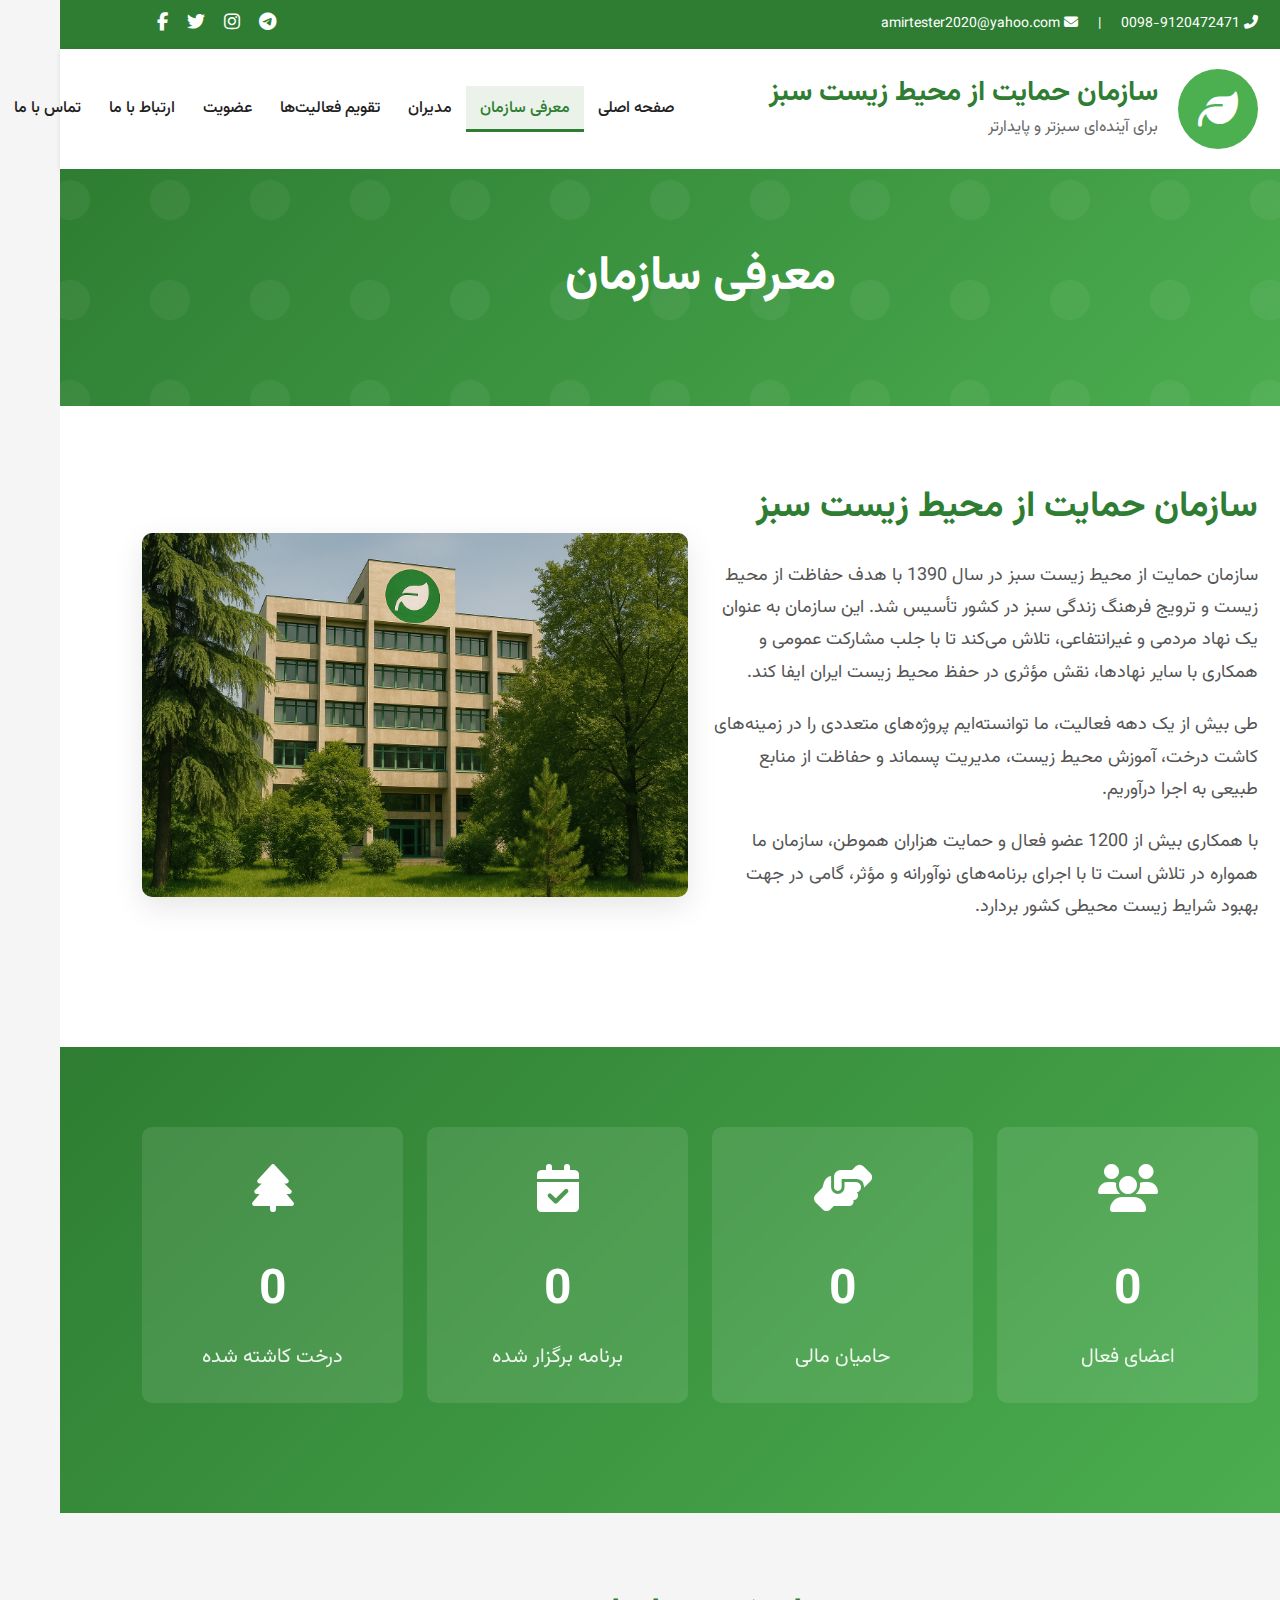
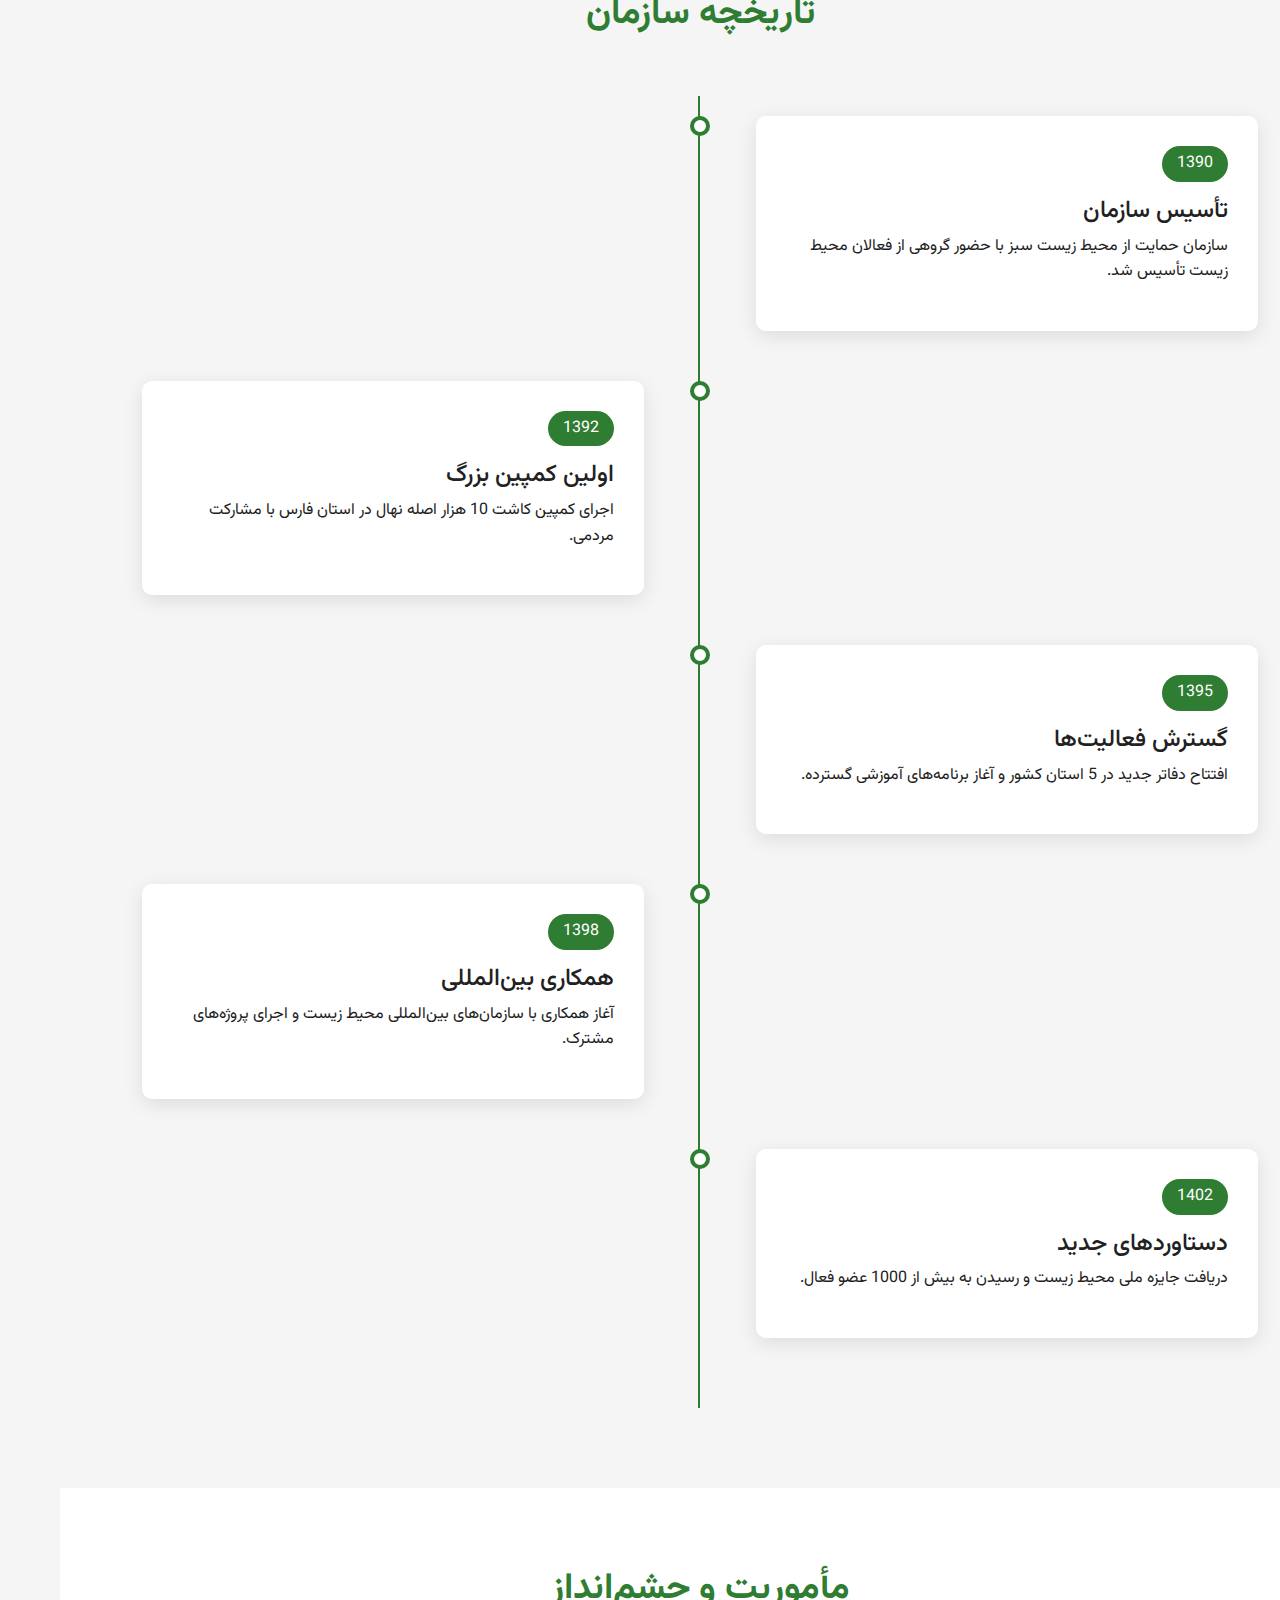
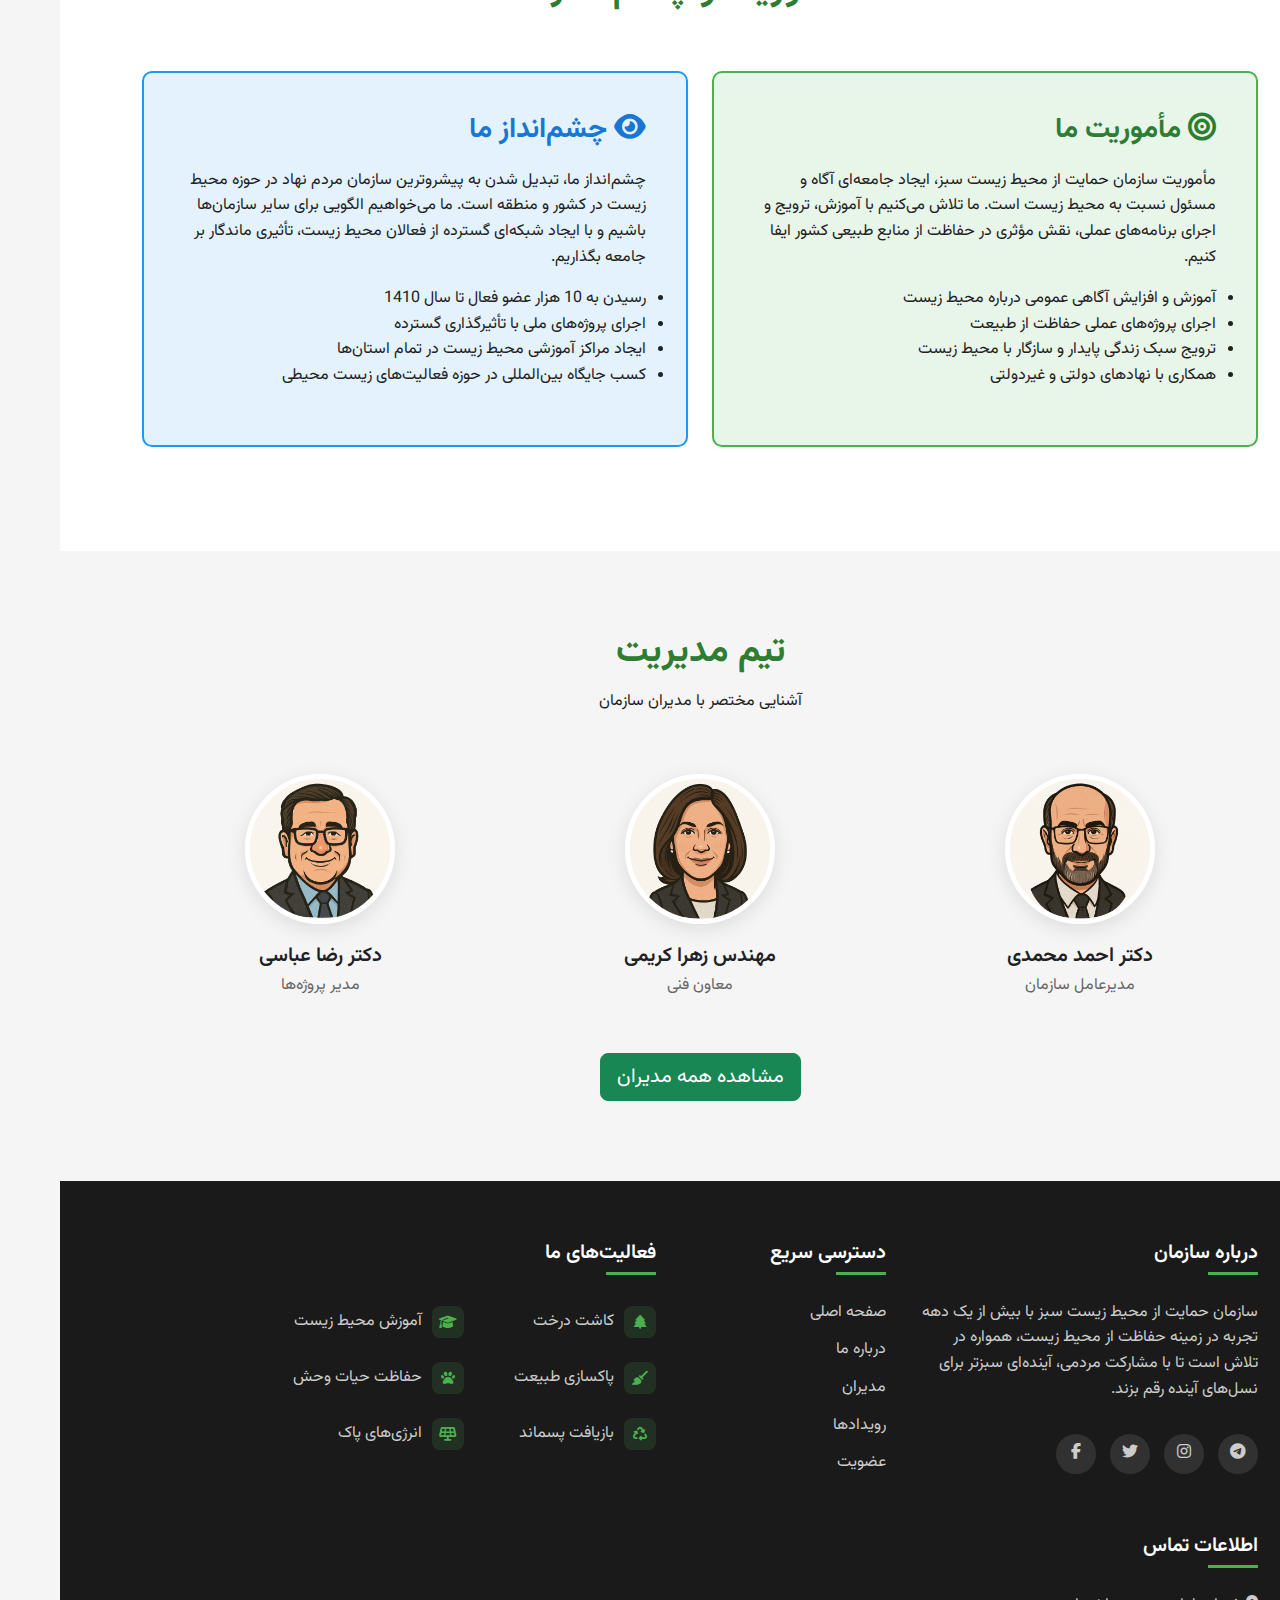
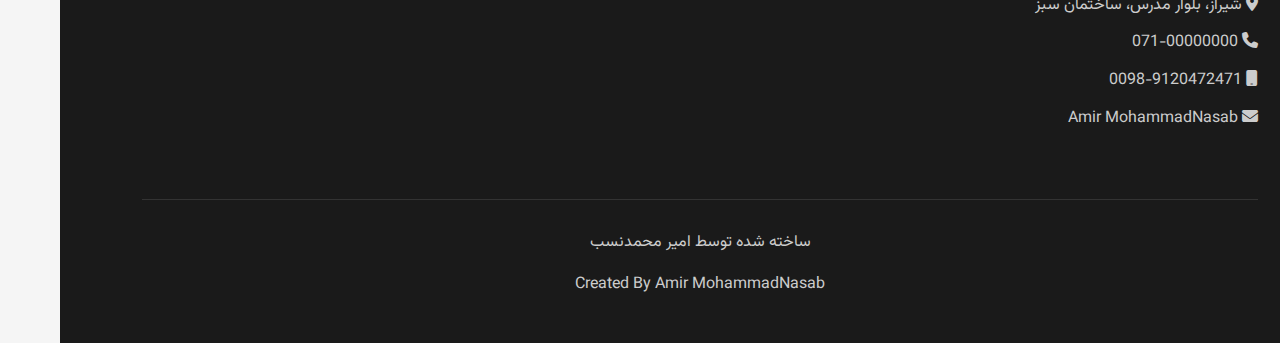
<file: about.html>
<!DOCTYPE html>
<html lang="fa" dir="rtl">
    <!-- Page Transition -->
<div class="page-transition" id="pageTransition">
    <div class="loader">
        <div class="leaf"></div>
    </div>
</div>
<head>
    <meta charset="UTF-8">
    <meta name="viewport" content="width=device-width, initial-scale=1.0">
    <title>معرفی سازمان - سازمان حمایت از محیط زیست سبز</title>
    <link href="https://cdn.jsdelivr.net/npm/bootstrap@5.3.0/dist/css/bootstrap.min.css" rel="stylesheet">
    <link rel="stylesheet" href="https://cdnjs.cloudflare.com/ajax/libs/font-awesome/6.4.0/css/all.min.css">
    <link rel="stylesheet" href="./assets/styles/about.css">
</head>
<body>
    <!-- Top Header -->
    <div class="top-header">
        <div class="container">
            <div class="row align-items-center">
                <div class="col-md-6">
                    <div class="contact-info">
                        <i class="fas fa-phone-alt"></i> 0098-9120472471
                        <span class="mx-3">|</span>
                        <i class="fas fa-envelope"></i> amirtester2020@yahoo.com
                    </div>
                </div>
                <div class="col-md-6 text-start">
                    <div class="social-links">
                        <a href="#"><i class="fab fa-telegram"></i></a>
                        <a href="#"><i class="fab fa-instagram"></i></a>
                        <a href="#"><i class="fab fa-twitter"></i></a>
                        <a href="#"><i class="fab fa-facebook-f"></i></a>
                    </div>
                </div>
            </div>
        </div>
    </div>
    
    <!-- Main Header -->
    <header class="main-header">
        <div class="container">
            <div class="row align-items-center">
                <div class="col-md-6">
                    <div class="logo-section">
                        <div class="logo">
                            <i class="fas fa-leaf"></i>
                        </div>
                        <div class="org-name">
                            <h1>سازمان حمایت از محیط زیست سبز</h1>
                            <p>برای آینده‌ای سبزتر و پایدارتر</p>
                        </div>
                    </div>
                </div>
                <div class="col-md-6">
                    <nav class="navbar navbar-expand-lg">
                        <button class="navbar-toggler" type="button" data-bs-toggle="collapse" data-bs-target="#mainNav">
                            <span class="navbar-toggler-icon"></span>
                        </button>
                        <div class="collapse navbar-collapse" id="mainNav">
                            <ul class="navbar-nav nav-rtl">
                                <li class="nav-item">
                                    <a class="nav-link" href="index.html">صفحه اصلی</a>
                                </li>
                                <li class="nav-item">
                                    <a class="nav-link active" href="about.html">معرفی سازمان</a>
                                </li>
                                <li class="nav-item">
                                    <a class="nav-link" href="managers.html">مدیران</a>
                                </li>
                                <li class="nav-item">
                                    <a class="nav-link" href="calendar.html">تقویم فعالیت‌ها</a>
                                </li>
                                <li class="nav-item">
                                    <a class="nav-link" href="membership.html">عضویت</a>
                                </li>
                                <li class="nav-item">
                                    <a class="nav-link" href="contact.html">ارتباط با ما</a>
                                </li>
                                <li class="nav-item">
                                    <a class="nav-link" href="location.html">تماس با ما</a>
                                </li>
                            </ul>
                        </div>
                    </nav>
                </div>
            </div>
        </div>
    </header>
    
    <!-- Page Header -->
    <section class="page-header">
        <div class="container">
            <h1>معرفی سازمان</h1>
        </div>
    </section>
    
    <!-- About Introduction -->
    <section class="about-intro">
        <div class="container">
            <div class="row align-items-center">
                <div class="col-lg-6 mb-4">
                    <h2>سازمان حمایت از محیط زیست سبز</h2>
                    <p>
                        سازمان حمایت از محیط زیست سبز در سال 1390 با هدف حفاظت از محیط زیست و ترویج فرهنگ زندگی سبز در کشور تأسیس شد. این سازمان به عنوان یک نهاد مردمی و غیرانتفاعی، تلاش می‌کند تا با جلب مشارکت عمومی و همکاری با سایر نهادها، نقش مؤثری در حفظ محیط زیست ایران ایفا کند.
                    </p>
                    <p>
                        طی بیش از یک دهه فعالیت، ما توانسته‌ایم پروژه‌های متعددی را در زمینه‌های کاشت درخت، آموزش محیط زیست، مدیریت پسماند و حفاظت از منابع طبیعی به اجرا درآوریم.
                    </p>
                    <p>
                        با همکاری بیش از 1200 عضو فعال و حمایت هزاران هموطن، سازمان ما همواره در تلاش است تا با اجرای برنامه‌های نوآورانه و مؤثر، گامی در جهت بهبود شرایط زیست محیطی کشور بردارد.
                    </p>
                </div>
                <div class="col-lg-6 mb-4">
                    <div class="about-image">
                        <img src="./assets/images/about/sazman.png" alt="سازمان حمایت از محیط زیست سبز">
                    </div>
                </div>
            </div>
        </div>
    </section>
    
    <!-- Statistics -->
    <section class="stats-section">
        <div class="container">
            <div class="row">
                <div class="col-md-3 col-sm-6">
                    <div class="stat-box">
                        <div class="stat-icon">
                            <i class="fas fa-users"></i>
                        </div>
                        <span class="stat-number" data-target="1250">0</span>
                        <span class="stat-label">اعضای فعال</span>
                    </div>
                </div>
                <div class="col-md-3 col-sm-6">
                    <div class="stat-box">
                        <div class="stat-icon">
                            <i class="fas fa-hands-helping"></i>
                        </div>
                        <span class="stat-number" data-target="3500">0</span>
                        <span class="stat-label">حامیان مالی</span>
                    </div>
                </div>
                <div class="col-md-3 col-sm-6">
                    <div class="stat-box">
                        <div class="stat-icon">
                            <i class="fas fa-calendar-check"></i>
                        </div>
                        <span class="stat-number" data-target="150">0</span>
                        <span class="stat-label">برنامه برگزار شده</span>
                    </div>
                </div>
                <div class="col-md-3 col-sm-6">
                    <div class="stat-box">
                        <div class="stat-icon">
                            <i class="fas fa-tree"></i>
                        </div>
                        <span class="stat-number" data-target="25000">0</span>
                        <span class="stat-label">درخت کاشته شده</span>
                    </div>
                </div>
            </div>
        </div>
    </section>
    
    <!-- History Timeline -->
    <section class="history-section">
        <div class="container">
            <div class="section-title">
                <h2>تاریخچه سازمان</h2>
            </div>
            <div class="timeline">
                <div class="timeline-item">
                    <div class="timeline-content">
                        <span class="timeline-date">1390</span>
                        <h4>تأسیس سازمان</h4>
                        <p>سازمان حمایت از محیط زیست سبز با حضور گروهی از فعالان محیط زیست تأسیس شد.</p>
                    </div>
                </div>
                <div class="timeline-item">
                    <div class="timeline-content">
                        <span class="timeline-date">1392</span>
                        <h4>اولین کمپین بزرگ</h4>
                        <p>اجرای کمپین کاشت 10 هزار اصله نهال در استان فارس با مشارکت مردمی.</p>
                    </div>
                </div>
                <div class="timeline-item">
                    <div class="timeline-content">
                        <span class="timeline-date">1395</span>
                        <h4>گسترش فعالیت‌ها</h4>
                        <p>افتتاح دفاتر جدید در 5 استان کشور و آغاز برنامه‌های آموزشی گسترده.</p>
                    </div>
                </div>
                <div class="timeline-item">
                    <div class="timeline-content">
                        <span class="timeline-date">1398</span>
                        <h4>همکاری بین‌المللی</h4>
                        <p>آغاز همکاری با سازمان‌های بین‌المللی محیط زیست و اجرای پروژه‌های مشترک.</p>
                    </div>
                </div>
                <div class="timeline-item">
                    <div class="timeline-content">
                        <span class="timeline-date">1402</span>
                        <h4>دستاوردهای جدید</h4>
                        <p>دریافت جایزه ملی محیط زیست و رسیدن به بیش از 1000 عضو فعال.</p>
                    </div>
                </div>
            </div>
        </div>
    </section>
    
    <!-- Mission & Vision -->
    <section class="mission-vision">
        <div class="container">
            <div class="section-title">
                <h2>مأموریت و چشم‌انداز</h2>
            </div>
            <div class="row">
                <div class="col-lg-6 mb-4">
                    <div class="mission-box">
                        <h3><i class="fas fa-bullseye"></i> مأموریت ما</h3>
                        <p>
                            مأموریت سازمان حمایت از محیط زیست سبز، ایجاد جامعه‌ای آگاه و مسئول نسبت به محیط زیست است. ما تلاش می‌کنیم با آموزش، ترویج و اجرای برنامه‌های عملی، نقش مؤثری در حفاظت از منابع طبیعی کشور ایفا کنیم.
                        </p>
                        <ul>
                            <li>آموزش و افزایش آگاهی عمومی درباره محیط زیست</li>
                            <li>اجرای پروژه‌های عملی حفاظت از طبیعت</li>
                            <li>ترویج سبک زندگی پایدار و سازگار با محیط زیست</li>
                            <li>همکاری با نهادهای دولتی و غیردولتی</li>
                        </ul>
                    </div>
                </div>
                <div class="col-lg-6 mb-4">
                    <div class="vision-box">
                        <h3><i class="fas fa-eye"></i> چشم‌انداز ما</h3>
                        <p>
                            چشم‌انداز ما، تبدیل شدن به پیشرو‌ترین سازمان مردم نهاد در حوزه محیط زیست در کشور و منطقه است. ما می‌خواهیم الگویی برای سایر سازمان‌ها باشیم و با ایجاد شبکه‌ای گسترده از فعالان محیط زیست، تأثیری ماندگار بر جامعه بگذاریم.
                        </p>
                        <ul>
                            <li>رسیدن به 10 هزار عضو فعال تا سال 1410</li>
                            <li>اجرای پروژه‌های ملی با تأثیرگذاری گسترده</li>
                            <li>ایجاد مراکز آموزشی محیط زیست در تمام استان‌ها</li>
                            <li>کسب جایگاه بین‌المللی در حوزه فعالیت‌های زیست محیطی</li>
                        </ul>
                    </div>
                </div>
            </div>
        </div>
    </section>
    
    <!-- Team Preview -->
    <section class="team-preview">
        <div class="container">
            <div class="section-title">
                <h2>تیم مدیریت</h2>
                <p>آشنایی مختصر با مدیران سازمان</p>
            </div>
            <div class="row">
                <div class="col-md-4">
                    <div class="team-member">
                        <div class="member-image">
                            <img src="./assets/images/managers/1.png" alt="مدیر">
                        </div>
                        <h4>دکتر احمد محمدی</h4>
                        <p>مدیرعامل سازمان</p>
                    </div>
                </div>
                <div class="col-md-4">
                    <div class="team-member">
                        <div class="member-image">
                            <img src="./assets/images/managers/2.png" alt="مدیر">
                        </div>
                        <h4>مهندس زهرا کریمی</h4>
                        <p>معاون فنی</p>
                    </div>
                </div>
                <div class="col-md-4">
                    <div class="team-member">
                        <div class="member-image">
                            <img src="./assets/images/managers/3.png" alt="مدیر">
                        </div>
                        <h4>دکتر رضا عباسی</h4>
                        <p>مدیر پروژه‌ها</p>
                    </div>
                </div>
            </div>
            <div class="text-center mt-4">
                <a href="managers.html" class="btn btn-success btn-lg">مشاهده همه مدیران</a>
            </div>
        </div>
    </section>
    
    <footer>
        <div class="container">
            <div class="footer-content">
                <!-- About Section -->
                <div class="footer-about">
                    <div class="footer-widget">
                        <h4>درباره سازمان</h4>
                        <p>سازمان حمایت از محیط زیست سبز با بیش از یک دهه تجربه در زمینه حفاظت از محیط زیست، همواره در تلاش است تا با مشارکت مردمی، آینده‌ای سبزتر برای نسل‌های آینده رقم بزند.</p>
                        <div class="footer-social mt-3">
                            <a href="#"><i class="fab fa-telegram"></i></a>
                            <a href="#"><i class="fab fa-instagram"></i></a>
                            <a href="#"><i class="fab fa-twitter"></i></a>
                            <a href="#"><i class="fab fa-facebook-f"></i></a>
                        </div>
                    </div>
                </div>
                
                <!-- Quick Links -->
                <div class="footer-links">
                    <div class="footer-widget">
                        <h4>دسترسی سریع</h4>
                        <ul>
                            <li><a href="index.html">صفحه اصلی</a></li>
                            <li><a href="about.html">درباره ما</a></li>
                            <li><a href="managers.html">مدیران</a></li>
                            <li><a href="calendar.html">رویدادها</a></li>
                            <li><a href="membership.html">عضویت</a></li>
                        </ul>
                    </div>
                </div>
                
                <!-- Activities -->
                <div class="footer-activities">
                    <h4>فعالیت‌های ما</h4>
                    <div class="activities-list">
                        <div class="activity-item">
                            <div class="activity-icon">
                                <i class="fas fa-tree"></i>
                            </div>
                            <span>کاشت درخت</span>
                        </div>
                        <div class="activity-item">
                            <div class="activity-icon">
                                <i class="fas fa-graduation-cap"></i>
                            </div>
                            <span>آموزش محیط زیست</span>
                        </div>
                        <div class="activity-item">
                            <div class="activity-icon">
                                <i class="fas fa-broom"></i>
                            </div>
                            <span>پاکسازی طبیعت</span>
                        </div>
                        <div class="activity-item">
                            <div class="activity-icon">
                                <i class="fas fa-paw"></i>
                            </div>
                            <span>حفاظت حیات وحش</span>
                        </div>
                        <div class="activity-item">
                            <div class="activity-icon">
                                <i class="fas fa-recycle"></i>
                            </div>
                            <span>بازیافت پسماند</span>
                        </div>
                        <div class="activity-item">
                            <div class="activity-icon">
                                <i class="fas fa-solar-panel"></i>
                            </div>
                            <span>انرژی‌های پاک</span>
                        </div>
                    </div>
                </div>
                
                <!-- Contact Info -->
                <div class="footer-contact">
                    <div class="footer-widget">
                        <h4>اطلاعات تماس</h4>
                        <ul>
                            <li><i class="fas fa-map-marker-alt"></i> شیراز، بلوار مدرس، ساختمان سبز</li>
                            <li><i class="fas fa-phone"></i> 071-00000000</li>
                            <li><i class="fas fa-mobile"></i> 0098-9120472471</li>
                            <li><i class="fas fa-envelope"></i> Amir MohammadNasab</li>                        </ul>
                    </div>
                </div>
            </div>
            
            <div class="footer-bottom">
                <p>ساخته شده توسط امیر محمدنسب</p>
                <p>Created By Amir MohammadNasab</p>
            </div>
        </div>
    </footer>
    
    <!-- Scripts -->
    <script src="https://cdn.jsdelivr.net/npm/bootstrap@5.3.0/dist/js/bootstrap.bundle.min.js"></script>
    <script src="./assets/scripts/counter.js"></script>
    <script src="./assets/scripts/pageSwitch.js"></script>
    
</body>
</html>
</file>
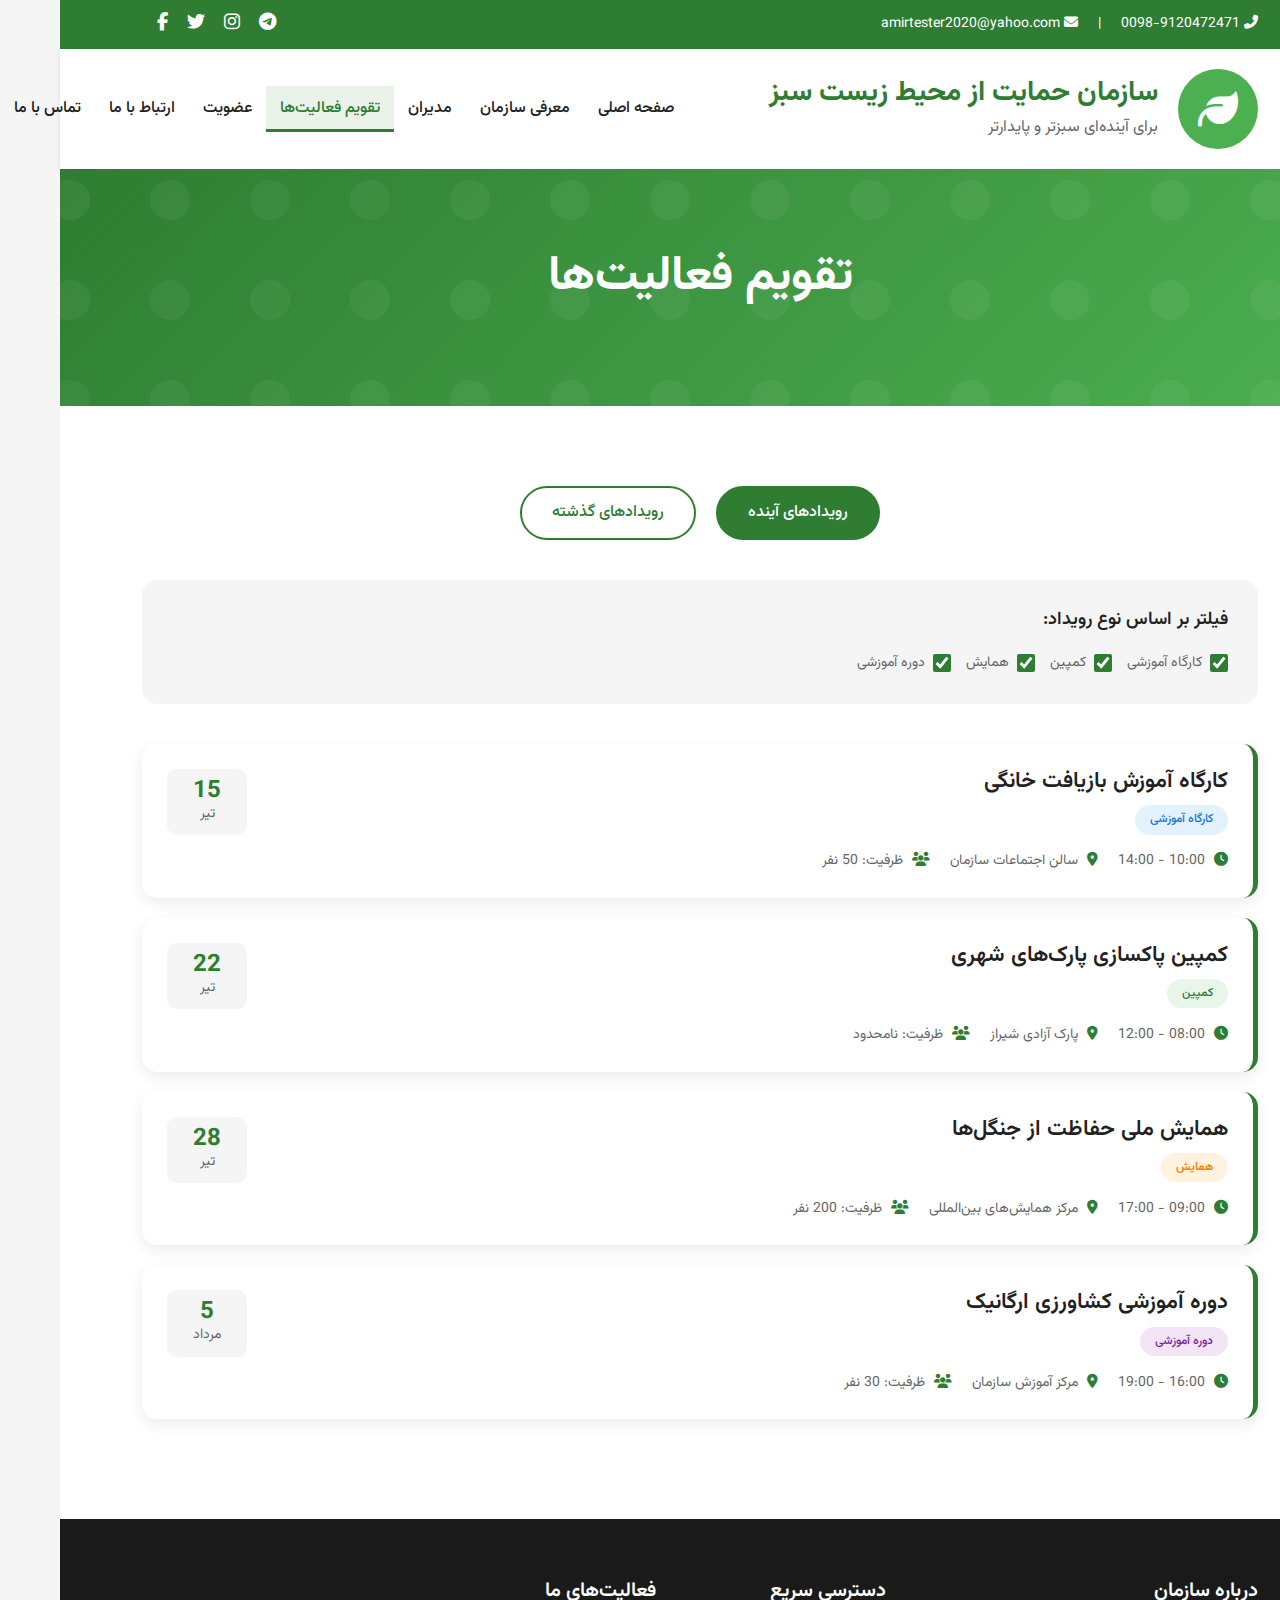
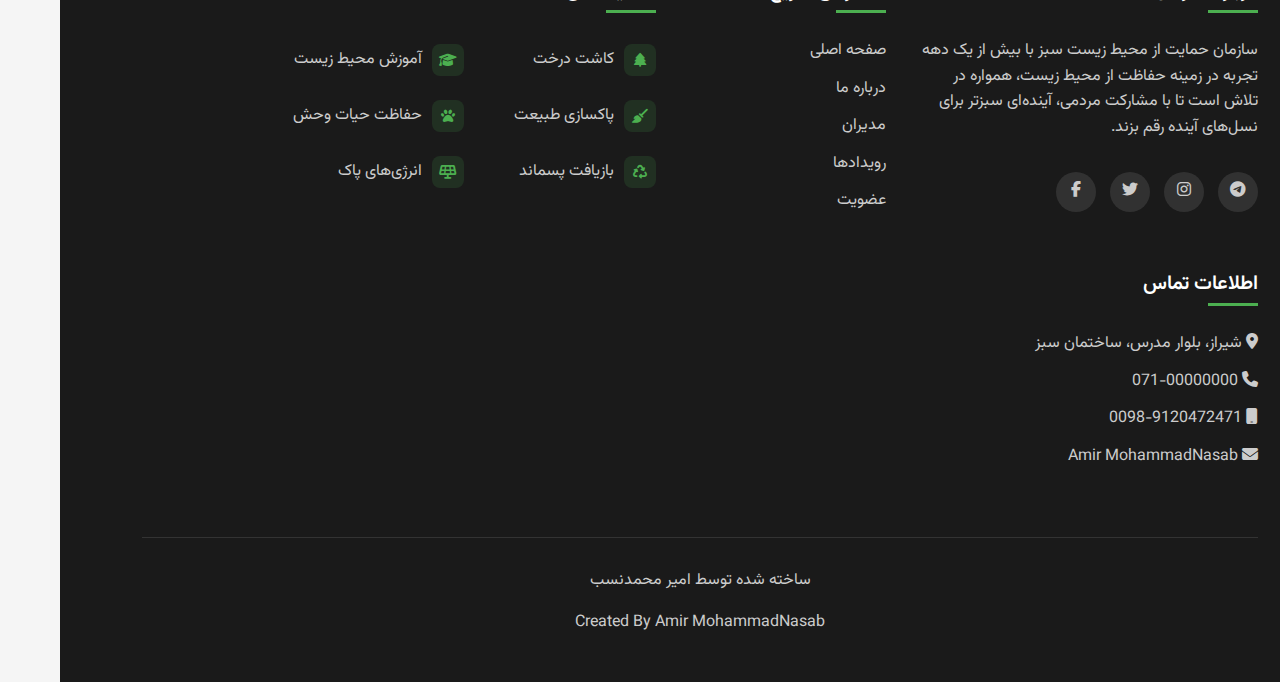
<file: calendar.html>
<!DOCTYPE html>
<html lang="fa" dir="rtl">
    <!-- Page Transition -->
<div class="page-transition" id="pageTransition">
    <div class="loader">
        <div class="leaf"></div>
    </div>
</div>
<head>
    <meta charset="UTF-8">
    <meta name="viewport" content="width=device-width, initial-scale=1.0">
    <title>تقویم فعالیت‌ها - سازمان حمایت از محیط زیست سبز</title>
    <link href="https://cdn.jsdelivr.net/npm/bootstrap@5.3.0/dist/css/bootstrap.min.css" rel="stylesheet">
    <link rel="stylesheet" href="https://cdnjs.cloudflare.com/ajax/libs/font-awesome/6.4.0/css/all.min.css">
    <link rel="stylesheet" href="./assets/styles/calendar.css">
</head>
<body>
    <!-- Top Header -->
    <div class="top-header">
        <div class="container">
            <div class="row align-items-center">
                <div class="col-md-6">
                    <div class="contact-info">
                        <i class="fas fa-phone-alt"></i> 0098-9120472471
                        <span class="mx-3">|</span>
                        <i class="fas fa-envelope"></i> amirtester2020@yahoo.com
                    </div>
                </div>
                <div class="col-md-6 text-start">
                    <div class="social-links">
                        <a href="#"><i class="fab fa-telegram"></i></a>
                        <a href="#"><i class="fab fa-instagram"></i></a>
                        <a href="#"><i class="fab fa-twitter"></i></a>
                        <a href="#"><i class="fab fa-facebook-f"></i></a>
                    </div>
                </div>
            </div>
        </div>
    </div>
    
    <!-- Main Header -->
    <header class="main-header">
        <div class="container">
            <div class="row align-items-center">
                <div class="col-md-6">
                    <div class="logo-section">
                        <div class="logo">
                            <i class="fas fa-leaf"></i>
                        </div>
                        <div class="org-name">
                            <h1>سازمان حمایت از محیط زیست سبز</h1>
                            <p>برای آینده‌ای سبزتر و پایدارتر</p>
                        </div>
                    </div>
                </div>
                <div class="col-md-6">
                    <nav class="navbar navbar-expand-lg">
                        <button class="navbar-toggler" type="button" data-bs-toggle="collapse" data-bs-target="#mainNav">
                            <span class="navbar-toggler-icon"></span>
                        </button>
                        <div class="collapse navbar-collapse" id="mainNav">
                            <ul class="navbar-nav nav-rtl">
                                <li class="nav-item">
                                    <a class="nav-link" href="index.html">صفحه اصلی</a>
                                </li>
                                <li class="nav-item">
                                    <a class="nav-link" href="about.html">معرفی سازمان</a>
                                </li>
                                <li class="nav-item">
                                    <a class="nav-link" href="managers.html">مدیران</a>
                                </li>
                                <li class="nav-item">
                                    <a class="nav-link active" href="calendar.html">تقویم فعالیت‌ها</a>
                                </li>
                                <li class="nav-item">
                                    <a class="nav-link" href="membership.html">عضویت</a>
                                </li>
                                <li class="nav-item">
                                    <a class="nav-link" href="contact.html">ارتباط با ما</a>
                                </li>
                                <li class="nav-item">
                                    <a class="nav-link" href="location.html">تماس با ما</a>
                                </li>
                            </ul>
                        </div>
                    </nav>
                </div>
            </div>
        </div>
    </header>
    
    <!-- Page Header -->
    <section class="page-header">
        <div class="container">
            <h1>تقویم فعالیت‌ها</h1>
        </div>
    </section>
    
    <!-- Calendar Section -->
    <section class="calendar-section">
        <div class="container">
            <!-- Tabs -->
            <div class="calendar-tabs">
                <button class="tab-btn active" onclick="showEvents('future')">رویدادهای آینده</button>
                <button class="tab-btn" onclick="showEvents('past')">رویدادهای گذشته</button>
            </div>
            
            <!-- Filter Section -->
            <div class="filter-section">
                <h3 class="filter-title">فیلتر بر اساس نوع رویداد:</h3>
                <div class="filter-options">
                    <div class="filter-checkbox">
                        <input type="checkbox" id="workshop" checked>
                        <label for="workshop">کارگاه آموزشی</label>
                    </div>
                    <div class="filter-checkbox">
                        <input type="checkbox" id="campaign" checked>
                        <label for="campaign">کمپین</label>
                    </div>
                    <div class="filter-checkbox">
                        <input type="checkbox" id="conference" checked>
                        <label for="conference">همایش</label>
                    </div>
                    <div class="filter-checkbox">
                        <input type="checkbox" id="training" checked>
                        <label for="training">دوره آموزشی</label>
                    </div>
                </div>
            </div>
            
            <!-- Future Events -->
            <div id="future-events" class="events-container">
                <div class="event-card" onclick="showEventDetails(1)">
                    <div class="event-header">
                        <div>
                            <h3 class="event-title">کارگاه آموزش بازیافت خانگی</h3>
                            <span class="event-type type-workshop">کارگاه آموزشی</span>
                        </div>
                        <div class="event-date">
                            <span class="event-day">15</span>
                            <span class="event-month">تیر</span>
                        </div>
                    </div>
                    <div class="event-info">
                        <span><i class="fas fa-clock"></i> 10:00 - 14:00</span>
                        <span><i class="fas fa-map-marker-alt"></i> سالن اجتماعات سازمان</span>
                        <span><i class="fas fa-users"></i> ظرفیت: 50 نفر</span>
                    </div>
                </div>
                
                <div class="event-card" onclick="showEventDetails(2)">
                    <div class="event-header">
                        <div>
                            <h3 class="event-title">کمپین پاکسازی پارک‌های شهری</h3>
                            <span class="event-type type-campaign">کمپین</span>
                        </div>
                        <div class="event-date">
                            <span class="event-day">22</span>
                            <span class="event-month">تیر</span>
                        </div>
                    </div>
                    <div class="event-info">
                        <span><i class="fas fa-clock"></i> 08:00 - 12:00</span>
                        <span><i class="fas fa-map-marker-alt"></i> پارک آزادی شیراز</span>
                        <span><i class="fas fa-users"></i> ظرفیت: نامحدود</span>
                    </div>
                </div>
                
                <div class="event-card" onclick="showEventDetails(3)">
                    <div class="event-header">
                        <div>
                            <h3 class="event-title">همایش ملی حفاظت از جنگل‌ها</h3>
                            <span class="event-type type-conference">همایش</span>
                        </div>
                        <div class="event-date">
                            <span class="event-day">28</span>
                            <span class="event-month">تیر</span>
                        </div>
                    </div>
                    <div class="event-info">
                        <span><i class="fas fa-clock"></i> 09:00 - 17:00</span>
                        <span><i class="fas fa-map-marker-alt"></i> مرکز همایش‌های بین‌المللی</span>
                        <span><i class="fas fa-users"></i> ظرفیت: 200 نفر</span>
                    </div>
                </div>
                
                <div class="event-card" onclick="showEventDetails(4)">
                    <div class="event-header">
                        <div>
                            <h3 class="event-title">دوره آموزشی کشاورزی ارگانیک</h3>
                            <span class="event-type type-training">دوره آموزشی</span>
                        </div>
                        <div class="event-date">
                            <span class="event-day">5</span>
                            <span class="event-month">مرداد</span>
                        </div>
                    </div>
                    <div class="event-info">
                        <span><i class="fas fa-clock"></i> 16:00 - 19:00</span>
                        <span><i class="fas fa-map-marker-alt"></i> مرکز آموزش سازمان</span>
                        <span><i class="fas fa-users"></i> ظرفیت: 30 نفر</span>
                    </div>
                </div>
            </div>
            
            <!-- Past Events -->
            <div id="past-events" class="events-container" style="display: none;">
                <div class="event-card past-event">
                    <div class="event-header">
                        <div>
                            <h3 class="event-title">کمپین کاشت درخت بهاری</h3>
                            <span class="event-type type-campaign">کمپین</span>
                        </div>
                        <div class="event-date">
                            <span class="event-day">15</span>
                            <span class="event-month">فروردین</span>
                        </div>
                    </div>
                    <div class="event-info">
                        <span><i class="fas fa-clock"></i> 09:00 - 13:00</span>
                        <span><i class="fas fa-map-marker-alt"></i> پارک جنگلی قلات</span>
                        <span><i class="fas fa-users"></i> شرکت‌کنندگان: 150 نفر</span>
                    </div>
                </div>
                
                <div class="event-card past-event">
                    <div class="event-header">
                        <div>
                            <h3 class="event-title">کارگاه ساخت کود کمپوست</h3>
                            <span class="event-type type-workshop">کارگاه آموزشی</span>
                        </div>
                        <div class="event-date">
                            <span class="event-day">28</span>
                            <span class="event-month">فروردین</span>
                        </div>
                    </div>
                    <div class="event-info">
                        <span><i class="fas fa-clock"></i> 10:00 - 13:00</span>
                        <span><i class="fas fa-map-marker-alt"></i> باغ گیاه‌شناسی ارم</span>
                        <span><i class="fas fa-users"></i> شرکت‌کنندگان: 45 نفر</span>
                    </div>
                </div>
                
                <div class="event-card past-event">
                    <div class="event-header">
                        <div>
                            <h3 class="event-title">همایش روز زمین</h3>
                            <span class="event-type type-conference">همایش</span>
                        </div>
                        <div class="event-date">
                            <span class="event-day">2</span>
                            <span class="event-month">اردیبهشت</span>
                        </div>
                    </div>
                    <div class="event-info">
                        <span><i class="fas fa-clock"></i> 09:00 - 18:00</span>
                        <span><i class="fas fa-map-marker-alt"></i> تالار حافظ</span>
                        <span><i class="fas fa-users"></i> شرکت‌کنندگان: 300 نفر</span>
                    </div>
                </div>
            </div>
        </div>
    </section>
    
    <!-- Event Details Modal -->
    <div class="modal fade" id="eventModal" tabindex="-1" aria-labelledby="eventModalLabel" aria-hidden="true">
        <div class="modal-dialog modal-lg">
            <div class="modal-content">
                <div class="event-modal-header">
                    <h2 class="modal-event-title" id="modalEventTitle"></h2>
                    <p id="modalEventType"></p>
                    <button type="button" class="btn-close btn-close-white" data-bs-dismiss="modal" aria-label="Close"></button>
                </div>
                <div class="modal-body">
                    <div class="event-details">
                        <div class="detail-item">
                            <div class="detail-icon">
                                <i class="fas fa-calendar"></i>
                            </div>
                            <div class="detail-content">
                                <h6>تاریخ برگزاری</h6>
                                <p id="modalEventDate"></p>
                            </div>
                        </div>
                        <div class="detail-item">
                            <div class="detail-icon">
                                <i class="fas fa-clock"></i>
                            </div>
                            <div class="detail-content">
                                <h6>ساعت برگزاری</h6>
                                <p id="modalEventTime"></p>
                            </div>
                        </div>
                        <div class="detail-item">
                            <div class="detail-icon">
                                <i class="fas fa-map-marker-alt"></i>
                            </div>
                            <div class="detail-content">
                                <h6>محل برگزاری</h6>
                                <p id="modalEventLocation"></p>
                            </div>
                        </div>
                        <div class="detail-item">
                            <div class="detail-icon">
                                <i class="fas fa-users"></i>
                            </div>
                            <div class="detail-content">
                                <h6>ظرفیت</h6>
                                <p id="modalEventCapacity"></p>
                            </div>
                        </div>
                    </div>
                    
                    <div class="event-description">
                        <h5>توضیحات رویداد</h5>
                        <p id="modalEventDescription"></p>
                    </div>
                    
                    <div class="event-requirements">
                        <h5>شرایط حضور</h5>
                        <p id="modalEventRequirements"></p>
                    </div>
                    
                    <div class="text-center mt-4">
                        <button class="reserve-btn" id="reserveBtn" onclick="reserveEvent()">رزرو رویداد</button>
                    </div>
                </div>
            </div>
        </div>
    </div>
    
    <footer>
        <div class="container">
            <div class="footer-content">
                <!-- About Section -->
                <div class="footer-about">
                    <div class="footer-widget">
                        <h4>درباره سازمان</h4>
                        <p>سازمان حمایت از محیط زیست سبز با بیش از یک دهه تجربه در زمینه حفاظت از محیط زیست، همواره در تلاش است تا با مشارکت مردمی، آینده‌ای سبزتر برای نسل‌های آینده رقم بزند.</p>
                        <div class="footer-social mt-3">
                            <a href="#"><i class="fab fa-telegram"></i></a>
                            <a href="#"><i class="fab fa-instagram"></i></a>
                            <a href="#"><i class="fab fa-twitter"></i></a>
                            <a href="#"><i class="fab fa-facebook-f"></i></a>
                        </div>
                    </div>
                </div>
                
                <!-- Quick Links -->
                <div class="footer-links">
                    <div class="footer-widget">
                        <h4>دسترسی سریع</h4>
                        <ul>
                            <li><a href="index.html">صفحه اصلی</a></li>
                            <li><a href="about.html">درباره ما</a></li>
                            <li><a href="managers.html">مدیران</a></li>
                            <li><a href="calendar.html">رویدادها</a></li>
                            <li><a href="membership.html">عضویت</a></li>
                        </ul>
                    </div>
                </div>
                
                <!-- Activities -->
                <div class="footer-activities">
                    <h4>فعالیت‌های ما</h4>
                    <div class="activities-list">
                        <div class="activity-item">
                            <div class="activity-icon">
                                <i class="fas fa-tree"></i>
                            </div>
                            <span>کاشت درخت</span>
                        </div>
                        <div class="activity-item">
                            <div class="activity-icon">
                                <i class="fas fa-graduation-cap"></i>
                            </div>
                            <span>آموزش محیط زیست</span>
                        </div>
                        <div class="activity-item">
                            <div class="activity-icon">
                                <i class="fas fa-broom"></i>
                            </div>
                            <span>پاکسازی طبیعت</span>
                        </div>
                        <div class="activity-item">
                            <div class="activity-icon">
                                <i class="fas fa-paw"></i>
                            </div>
                            <span>حفاظت حیات وحش</span>
                        </div>
                        <div class="activity-item">
                            <div class="activity-icon">
                                <i class="fas fa-recycle"></i>
                            </div>
                            <span>بازیافت پسماند</span>
                        </div>
                        <div class="activity-item">
                            <div class="activity-icon">
                                <i class="fas fa-solar-panel"></i>
                            </div>
                            <span>انرژی‌های پاک</span>
                        </div>
                    </div>
                </div>
                
                <!-- Contact Info -->
                <div class="footer-contact">
                    <div class="footer-widget">
                        <h4>اطلاعات تماس</h4>
                        <ul>
                            <li><i class="fas fa-map-marker-alt"></i> شیراز، بلوار مدرس، ساختمان سبز</li>
                            <li><i class="fas fa-phone"></i> 071-00000000</li>
                            <li><i class="fas fa-mobile"></i> 0098-9120472471</li>
                            <li><i class="fas fa-envelope"></i> Amir MohammadNasab</li>                        </ul>
                    </div>
                </div>
            </div>
            
            <div class="footer-bottom">
                <p>ساخته شده توسط امیر محمدنسب</p>
                <p>Created By Amir MohammadNasab</p>
            </div>
        </div>
    </footer>
    
    <!-- Scripts -->
    <script src="https://cdn.jsdelivr.net/npm/bootstrap@5.3.0/dist/js/bootstrap.bundle.min.js"></script>
    <script src="./assets/scripts/pageSwitch.js"></script>
    <script src="./assets/scripts/eventsData.js"></script>
    
</body>
</html>
</file>
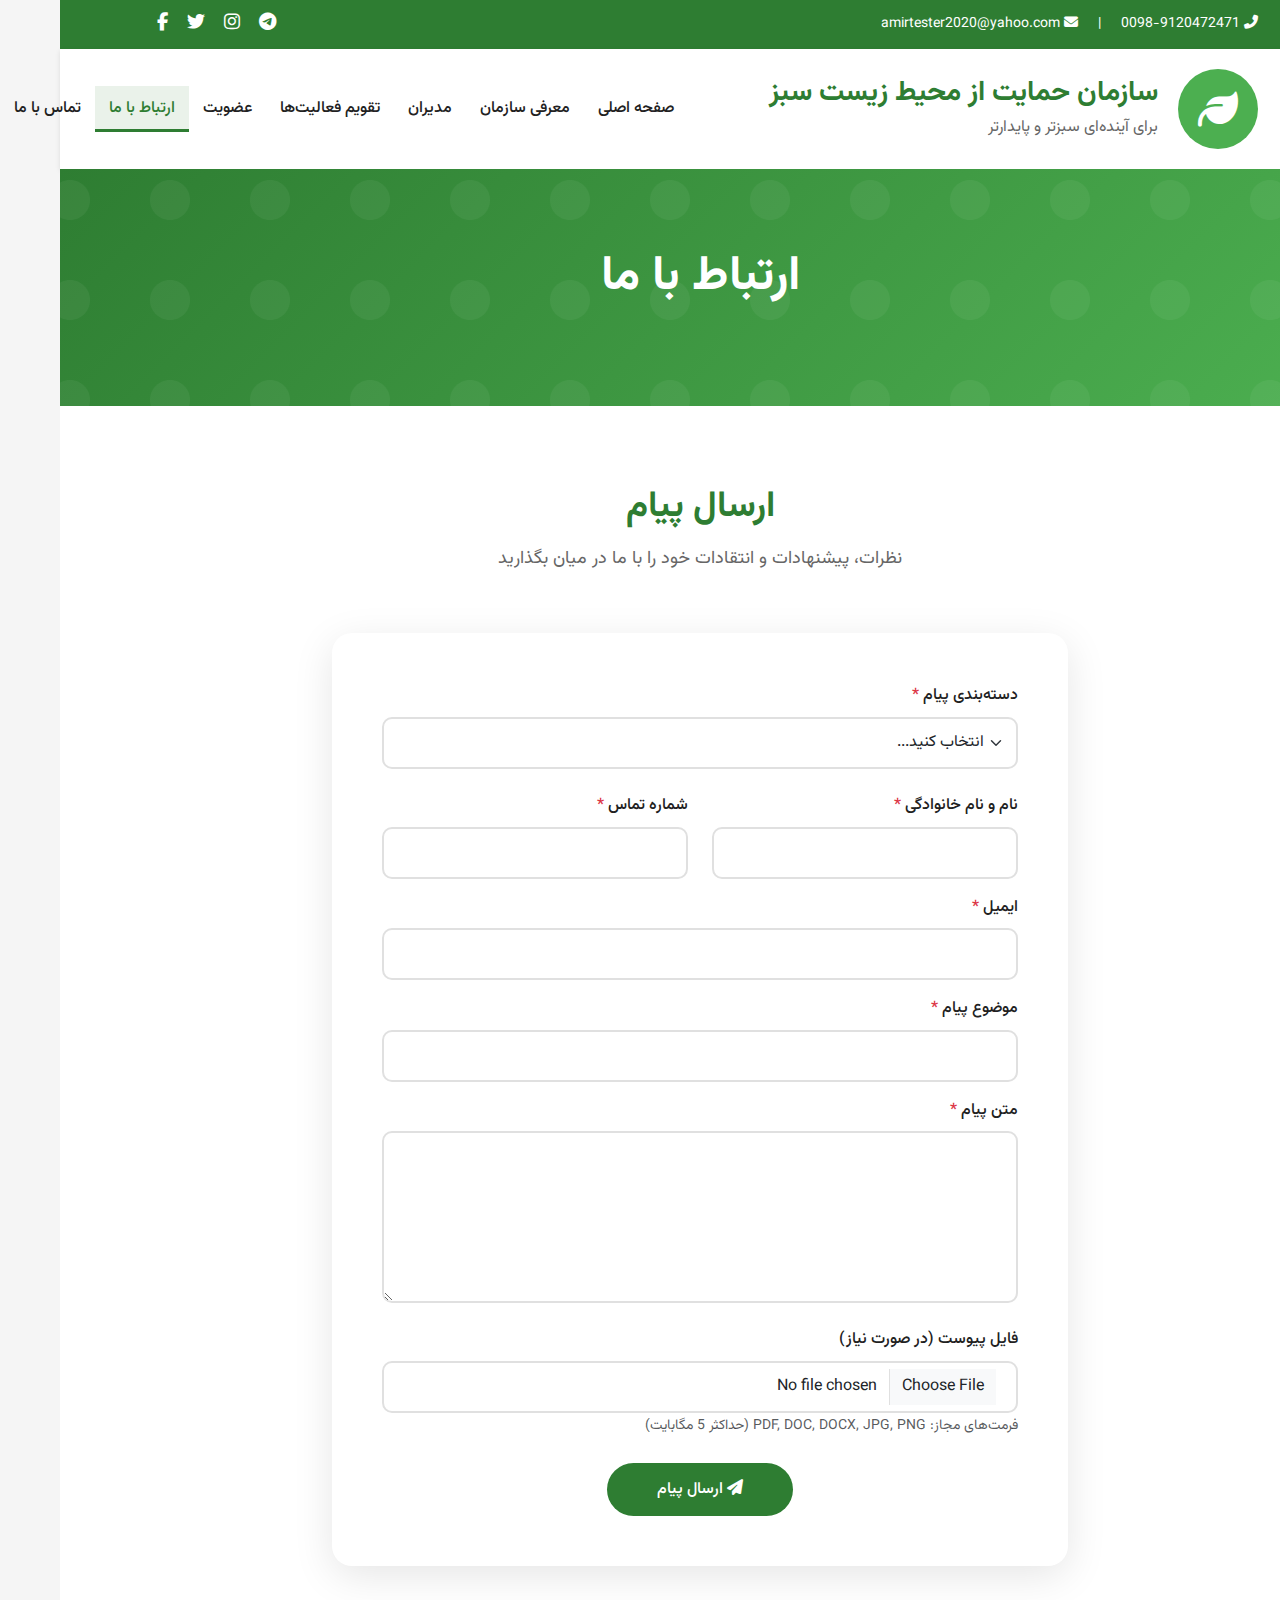
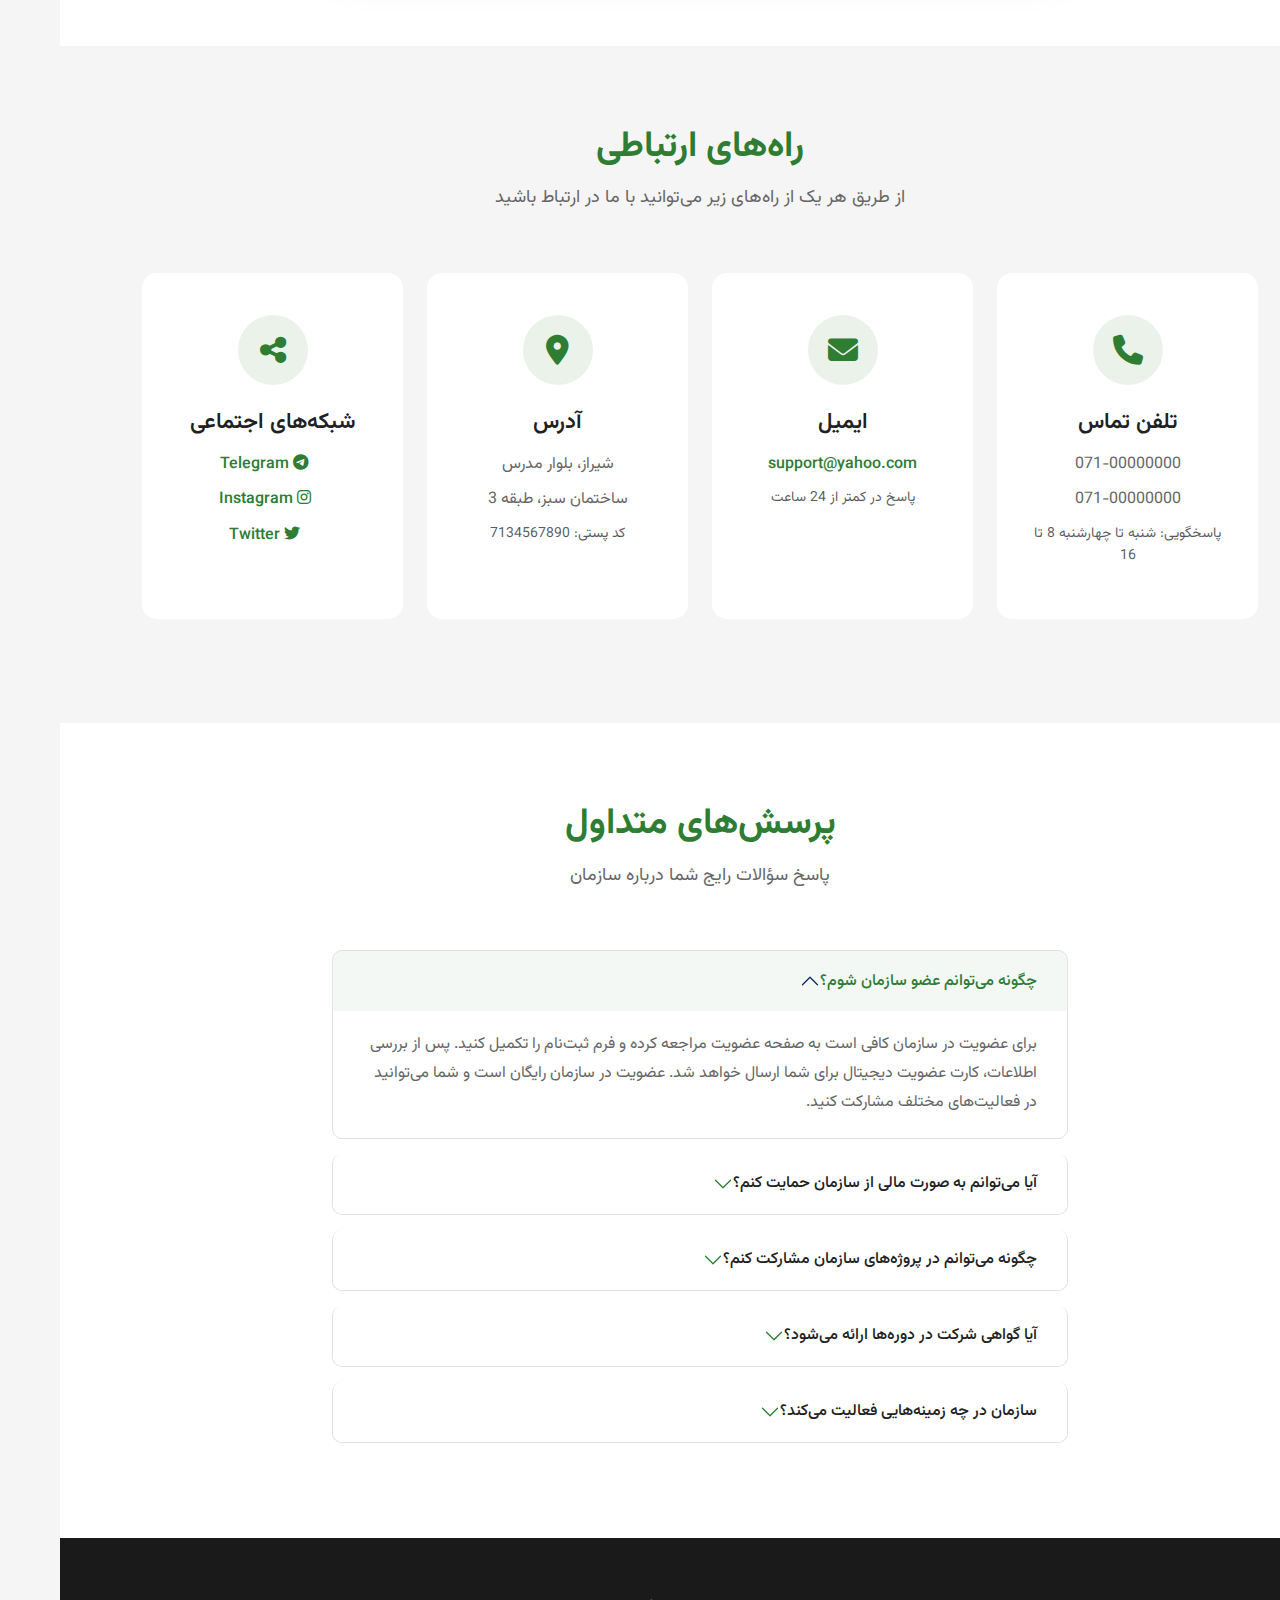
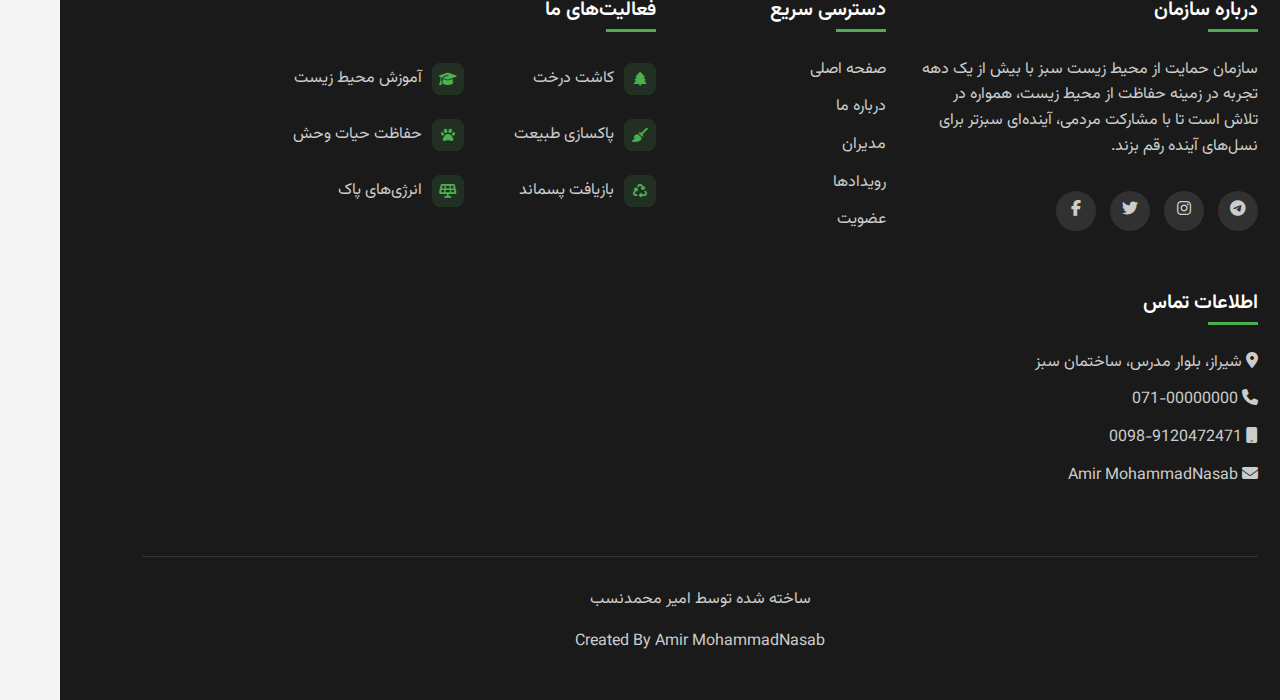
<file: contact.html>
<!DOCTYPE html>
<html lang="fa" dir="rtl">
    <!-- Page Transition -->
<div class="page-transition" id="pageTransition">
    <div class="loader">
        <div class="leaf"></div>
    </div>
</div>
<head>
    <meta charset="UTF-8">
    <meta name="viewport" content="width=device-width, initial-scale=1.0">
    <title>ارتباط با ما - سازمان حمایت از محیط زیست سبز</title>
    <link href="https://cdn.jsdelivr.net/npm/bootstrap@5.3.0/dist/css/bootstrap.min.css" rel="stylesheet">
    <link rel="stylesheet" href="https://cdnjs.cloudflare.com/ajax/libs/font-awesome/6.4.0/css/all.min.css">
    <link rel="stylesheet" href="./assets/styles/contact.css">
    
</head>
<body>
    <!-- Top Header -->
    <div class="top-header">
        <div class="container">
            <div class="row align-items-center">
                <div class="col-md-6">
                    <div class="contact-info">
                        <i class="fas fa-phone-alt"></i> 0098-9120472471
                        <span class="mx-3">|</span>
                        <i class="fas fa-envelope"></i> amirtester2020@yahoo.com
                    </div>
                </div>
                <div class="col-md-6 text-start">
                    <div class="social-links">
                        <a href="#"><i class="fab fa-telegram"></i></a>
                        <a href="#"><i class="fab fa-instagram"></i></a>
                        <a href="#"><i class="fab fa-twitter"></i></a>
                        <a href="#"><i class="fab fa-facebook-f"></i></a>
                    </div>
                </div>
            </div>
        </div>
    </div>
    
    <!-- Main Header -->
    <header class="main-header">
        <div class="container">
            <div class="row align-items-center">
                <div class="col-md-6">
                    <div class="logo-section">
                        <div class="logo">
                            <i class="fas fa-leaf"></i>
                        </div>
                        <div class="org-name">
                            <h1>سازمان حمایت از محیط زیست سبز</h1>
                            <p>برای آینده‌ای سبزتر و پایدارتر</p>
                        </div>
                    </div>
                </div>
                <div class="col-md-6">
                    <nav class="navbar navbar-expand-lg">
                        <button class="navbar-toggler" type="button" data-bs-toggle="collapse" data-bs-target="#mainNav">
                            <span class="navbar-toggler-icon"></span>
                        </button>
                        <div class="collapse navbar-collapse" id="mainNav">
                            <ul class="navbar-nav ms-auto">
                                <li class="nav-item">
                                    <a class="nav-link" href="index.html">صفحه اصلی</a>
                                </li>
                                <li class="nav-item">
                                    <a class="nav-link" href="about.html">معرفی سازمان</a>
                                </li>
                                <li class="nav-item">
                                    <a class="nav-link" href="managers.html">مدیران</a>
                                </li>
                                <li class="nav-item">
                                    <a class="nav-link" href="calendar.html">تقویم فعالیت‌ها</a>
                                </li>
                                <li class="nav-item">
                                    <a class="nav-link" href="membership.html">عضویت</a>
                                </li>
                                <li class="nav-item">
                                    <a class="nav-link active" href="contact.html">ارتباط با ما</a>
                                </li>
                                <li class="nav-item">
                                    <a class="nav-link" href="location.html">تماس با ما</a>
                                </li>
                            </ul>
                        </div>
                    </nav>
                </div>
            </div>
        </div>
    </header>
    
    <!-- Page Header -->
    <section class="page-header">
        <div class="container">
            <h1>ارتباط با ما</h1>
        </div>
    </section>
    
    <!-- Contact Form Section -->
    <section class="contact-section">
        <div class="container">
            <div class="section-title">
                <h2>ارسال پیام</h2>
                <p>نظرات، پیشنهادات و انتقادات خود را با ما در میان بگذارید</p>
            </div>
            
            <div class="row justify-content-center">
                <div class="col-lg-8">
                    <div class="contact-form-container">
                        <div class="alert-success-custom" id="successAlert">
                            <i class="fas fa-check-circle"></i>
                            پیام شما با موفقیت ارسال شد. به زودی با شما تماس خواهیم گرفت.
                        </div>
                        
                        <form id="contactForm">
                            <div class="mb-4">
                                <label class="form-label">دسته‌بندی پیام <span class="text-danger">*</span></label>
                                <select class="form-select" name="category" required onchange="updateCategoryIcon(this.value)">
                                    <option value="">انتخاب کنید...</option>
                                    <option value="suggestion">پیشنهاد</option>
                                    <option value="complaint">شکایت</option>
                                    <option value="cooperation">درخواست همکاری</option>
                                    <option value="donation">کمک مالی</option>
                                    <option value="volunteer">داوطلبی</option>
                                    <option value="media">ارتباط رسانه‌ای</option>
                                    <option value="other">سایر</option>
                                </select>
                            </div>
                            
                            <div class="row">
                                <div class="col-md-6 mb-3">
                                    <label class="form-label">نام و نام خانوادگی <span class="text-danger">*</span></label>
                                    <input type="text" class="form-control" name="fullName" required>
                                </div>
                                <div class="col-md-6 mb-3">
                                    <label class="form-label">شماره تماس <span class="text-danger">*</span></label>
                                    <input type="tel" class="form-control" name="phone" required>
                                </div>
                            </div>
                            
                            <div class="mb-3">
                                <label class="form-label">ایمیل <span class="text-danger">*</span></label>
                                <input type="email" class="form-control" name="email" required>
                            </div>
                            
                            <div class="mb-3">
                                <label class="form-label">موضوع پیام <span class="text-danger">*</span></label>
                                <input type="text" class="form-control" name="subject" required>
                            </div>
                            
                            <div class="mb-4">
                                <label class="form-label">متن پیام <span class="text-danger">*</span></label>
                                <textarea class="form-control" name="message" rows="6" required></textarea>
                            </div>
                            
                            <div class="mb-4">
                                <label class="form-label">فایل پیوست (در صورت نیاز)</label>
                                <input type="file" class="form-control" name="attachment" accept=".pdf,.doc,.docx,.jpg,.png">
                                <small class="text-muted">فرمت‌های مجاز: PDF, DOC, DOCX, JPG, PNG (حداکثر 5 مگابایت)</small>
                            </div>
                            
                            <div class="text-center">
                                <button type="submit" class="submit-btn">
                                    <i class="fas fa-paper-plane"></i> ارسال پیام
                                </button>
                            </div>
                        </form>
                    </div>
                </div>
            </div>
        </div>
    </section>
    
    <!-- Contact Info Cards -->
    <section class="contact-info-cards">
        <div class="container">
            <div class="section-title">
                <h2>راه‌های ارتباطی</h2>
                <p>از طریق هر یک از راه‌های زیر می‌توانید با ما در ارتباط باشید</p>
            </div>
            
            <div class="row">
                <div class="col-lg-3 col-md-6 mb-4">
                    <div class="info-card">
                        <div class="info-icon">
                            <i class="fas fa-phone"></i>
                        </div>
                        <h4>تلفن تماس</h4>
                        <p>071-00000000</p>
                        <p>071-00000000</p>
                        <p class="small text-muted">پاسخگویی: شنبه تا چهارشنبه 8 تا 16</p>
                    </div>
                </div>
                <div class="col-lg-3 col-md-6 mb-4">
                    <div class="info-card">
                        <div class="info-icon">
                            <i class="fas fa-envelope"></i>
                        </div>
                        <h4>ایمیل</h4>
                        <p><a href="mailto:support@greenngo.ir">support@yahoo.com</a></p>
                        <p class="small text-muted">پاسخ در کمتر از 24 ساعت</p>
                    </div>
                </div>
                <div class="col-lg-3 col-md-6 mb-4">
                    <div class="info-card">
                        <div class="info-icon">
                            <i class="fas fa-map-marker-alt"></i>
                        </div>
                        <h4>آدرس</h4>
                        <p>شیراز، بلوار مدرس</p>
                        <p>ساختمان سبز، طبقه 3</p>
                        <p class="small text-muted">کد پستی: 7134567890</p>
                    </div>
                </div>
                <div class="col-lg-3 col-md-6 mb-4">
                    <div class="info-card">
                        <div class="info-icon">
                            <i class="fas fa-share-alt"></i>
                        </div>
                        <h4>شبکه‌های اجتماعی</h4>
                        <p>
                            <a href="#" class="me-3"><i class="fab fa-telegram"></i> Telegram</a>
                        </p>
                        <p>
                            <a href="#" class="me-3"><i class="fab fa-instagram"></i> Instagram</a>
                        </p>
                        <p>
                            <a href="#" class="me-3"><i class="fab fa-twitter"></i> Twitter</a>
                        </p>
                    </div>
                </div>
            </div>
        </div>
    </section>
    
    <!-- FAQ Section -->
    <section class="faq-section">
        <div class="container">
            <div class="section-title">
                <h2>پرسش‌های متداول</h2>
                <p>پاسخ سؤالات رایج شما درباره سازمان</p>
            </div>
            
            <div class="row justify-content-center">
                <div class="col-lg-8">
                    <div class="accordion" id="faqAccordion">
                        <div class="accordion-item">
                            <h2 class="accordion-header">
                                <button class="accordion-button" type="button" data-bs-toggle="collapse" data-bs-target="#faq1">
                                    چگونه می‌توانم عضو سازمان شوم؟
                                </button>
                            </h2>
                            <div id="faq1" class="accordion-collapse collapse show" data-bs-parent="#faqAccordion">
                                <div class="accordion-body">
                                    برای عضویت در سازمان کافی است به صفحه عضویت مراجعه کرده و فرم ثبت‌نام را تکمیل کنید. پس از بررسی اطلاعات، کارت عضویت دیجیتال برای شما ارسال خواهد شد. عضویت در سازمان رایگان است و شما می‌توانید در فعالیت‌های مختلف مشارکت کنید.
                                </div>
                            </div>
                        </div>
                        
                        <div class="accordion-item">
                            <h2 class="accordion-header">
                                <button class="accordion-button collapsed" type="button" data-bs-toggle="collapse" data-bs-target="#faq2">
                                    آیا می‌توانم به صورت مالی از سازمان حمایت کنم؟
                                </button>
                            </h2>
                            <div id="faq2" class="accordion-collapse collapse" data-bs-parent="#faqAccordion">
                                <div class="accordion-body">
                                    بله، شما می‌توانید از طریق واریز به حساب‌های اعلام شده یا حضور در دفتر سازمان، کمک‌های نقدی و غیرنقدی خود را اهدا کنید. تمامی کمک‌های دریافتی صرف اجرای پروژه‌های زیست محیطی می‌شود و گزارش عملکرد به صورت دوره‌ای منتشر می‌گردد.
                                </div>
                            </div>
                        </div>
                        
                        <div class="accordion-item">
                            <h2 class="accordion-header">
                                <button class="accordion-button collapsed" type="button" data-bs-toggle="collapse" data-bs-target="#faq3">
                                    چگونه می‌توانم در پروژه‌های سازمان مشارکت کنم؟
                                </button>
                            </h2>
                            <div id="faq3" class="accordion-collapse collapse" data-bs-parent="#faqAccordion">
                                <div class="accordion-body">
                                    اعضای سازمان می‌توانند با مراجعه به تقویم فعالیت‌ها، در رویدادها و پروژه‌های مختلف ثبت‌نام کنند. همچنین اگر مهارت یا تخصص خاصی دارید، می‌توانید از طریق فرم ارتباط با ما، آمادگی خود را برای همکاری اعلام نمایید.
                                </div>
                            </div>
                        </div>
                        
                        <div class="accordion-item">
                            <h2 class="accordion-header">
                                <button class="accordion-button collapsed" type="button" data-bs-toggle="collapse" data-bs-target="#faq4">
                                    آیا گواهی شرکت در دوره‌ها ارائه می‌شود؟
                                </button>
                            </h2>
                            <div id="faq4" class="accordion-collapse collapse" data-bs-parent="#faqAccordion">
                                <div class="accordion-body">
                                    بله، برای تمامی دوره‌های آموزشی و کارگاه‌هایی که حداقل 70 درصد حضور داشته باشید، گواهینامه معتبر با امضای مدیرعامل سازمان صادر می‌شود. این گواهینامه‌ها دارای کد رهگیری بوده و قابل استعلام هستند.
                                </div>
                            </div>
                        </div>
                        
                        <div class="accordion-item">
                            <h2 class="accordion-header">
                                <button class="accordion-button collapsed" type="button" data-bs-toggle="collapse" data-bs-target="#faq5">
                                    سازمان در چه زمینه‌هایی فعالیت می‌کند؟
                                </button>
                            </h2>
                            <div id="faq5" class="accordion-collapse collapse" data-bs-parent="#faqAccordion">
                                <div class="accordion-body">
                                    سازمان ما در زمینه‌های مختلفی از جمله کاشت درخت، آموزش محیط زیست، مدیریت پسماند و بازیافت، حفاظت از حیات وحش، ترویج انرژی‌های پاک و کشاورزی ارگانیک فعالیت می‌کند. همچنین پروژه‌های پژوهشی و مطالعاتی در حوزه محیط زیست انجام می‌دهیم.
                                </div>
                            </div>
                        </div>
                    </div>
                </div>
            </div>
        </div>
    </section>
    
    <footer>
        <div class="container">
            <div class="footer-content">
                <!-- About Section -->
                <div class="footer-about">
                    <div class="footer-widget">
                        <h4>درباره سازمان</h4>
                        <p>سازمان حمایت از محیط زیست سبز با بیش از یک دهه تجربه در زمینه حفاظت از محیط زیست، همواره در تلاش است تا با مشارکت مردمی، آینده‌ای سبزتر برای نسل‌های آینده رقم بزند.</p>
                        <div class="footer-social mt-3">
                            <a href="#"><i class="fab fa-telegram"></i></a>
                            <a href="#"><i class="fab fa-instagram"></i></a>
                            <a href="#"><i class="fab fa-twitter"></i></a>
                            <a href="#"><i class="fab fa-facebook-f"></i></a>
                        </div>
                    </div>
                </div>
                
                <!-- Quick Links -->
                <div class="footer-links">
                    <div class="footer-widget">
                        <h4>دسترسی سریع</h4>
                        <ul>
                            <li><a href="index.html">صفحه اصلی</a></li>
                            <li><a href="about.html">درباره ما</a></li>
                            <li><a href="managers.html">مدیران</a></li>
                            <li><a href="calendar.html">رویدادها</a></li>
                            <li><a href="membership.html">عضویت</a></li>
                        </ul>
                    </div>
                </div>
                
                <!-- Activities -->
                <div class="footer-activities">
                    <h4>فعالیت‌های ما</h4>
                    <div class="activities-list">
                        <div class="activity-item">
                            <div class="activity-icon">
                                <i class="fas fa-tree"></i>
                            </div>
                            <span>کاشت درخت</span>
                        </div>
                        <div class="activity-item">
                            <div class="activity-icon">
                                <i class="fas fa-graduation-cap"></i>
                            </div>
                            <span>آموزش محیط زیست</span>
                        </div>
                        <div class="activity-item">
                            <div class="activity-icon">
                                <i class="fas fa-broom"></i>
                            </div>
                            <span>پاکسازی طبیعت</span>
                        </div>
                        <div class="activity-item">
                            <div class="activity-icon">
                                <i class="fas fa-paw"></i>
                            </div>
                            <span>حفاظت حیات وحش</span>
                        </div>
                        <div class="activity-item">
                            <div class="activity-icon">
                                <i class="fas fa-recycle"></i>
                            </div>
                            <span>بازیافت پسماند</span>
                        </div>
                        <div class="activity-item">
                            <div class="activity-icon">
                                <i class="fas fa-solar-panel"></i>
                            </div>
                            <span>انرژی‌های پاک</span>
                        </div>
                    </div>
                </div>
                
                <!-- Contact Info -->
                <div class="footer-contact">
                    <div class="footer-widget">
                        <h4>اطلاعات تماس</h4>
                        <ul>
                            <li><i class="fas fa-map-marker-alt"></i> شیراز، بلوار مدرس، ساختمان سبز</li>
                            <li><i class="fas fa-phone"></i> 071-00000000</li>
                            <li><i class="fas fa-mobile"></i> 0098-9120472471</li>
                            <li><i class="fas fa-envelope"></i> Amir MohammadNasab</li>                        </ul>
                    </div>
                </div>
            </div>
            
            <div class="footer-bottom">
                <p>ساخته شده توسط امیر محمدنسب</p>
                <p>Created By Amir MohammadNasab</p>
            </div>
        </div>
    </footer>
    
    <!-- Scripts -->
    <script src="https://cdn.jsdelivr.net/npm/bootstrap@5.3.0/dist/js/bootstrap.bundle.min.js"></script>
    <script src="./assets/scripts/pageSwitch.js"></script>
    <script src="./assets/scripts/form.js"></script>
    
</body>
</html>
</file>
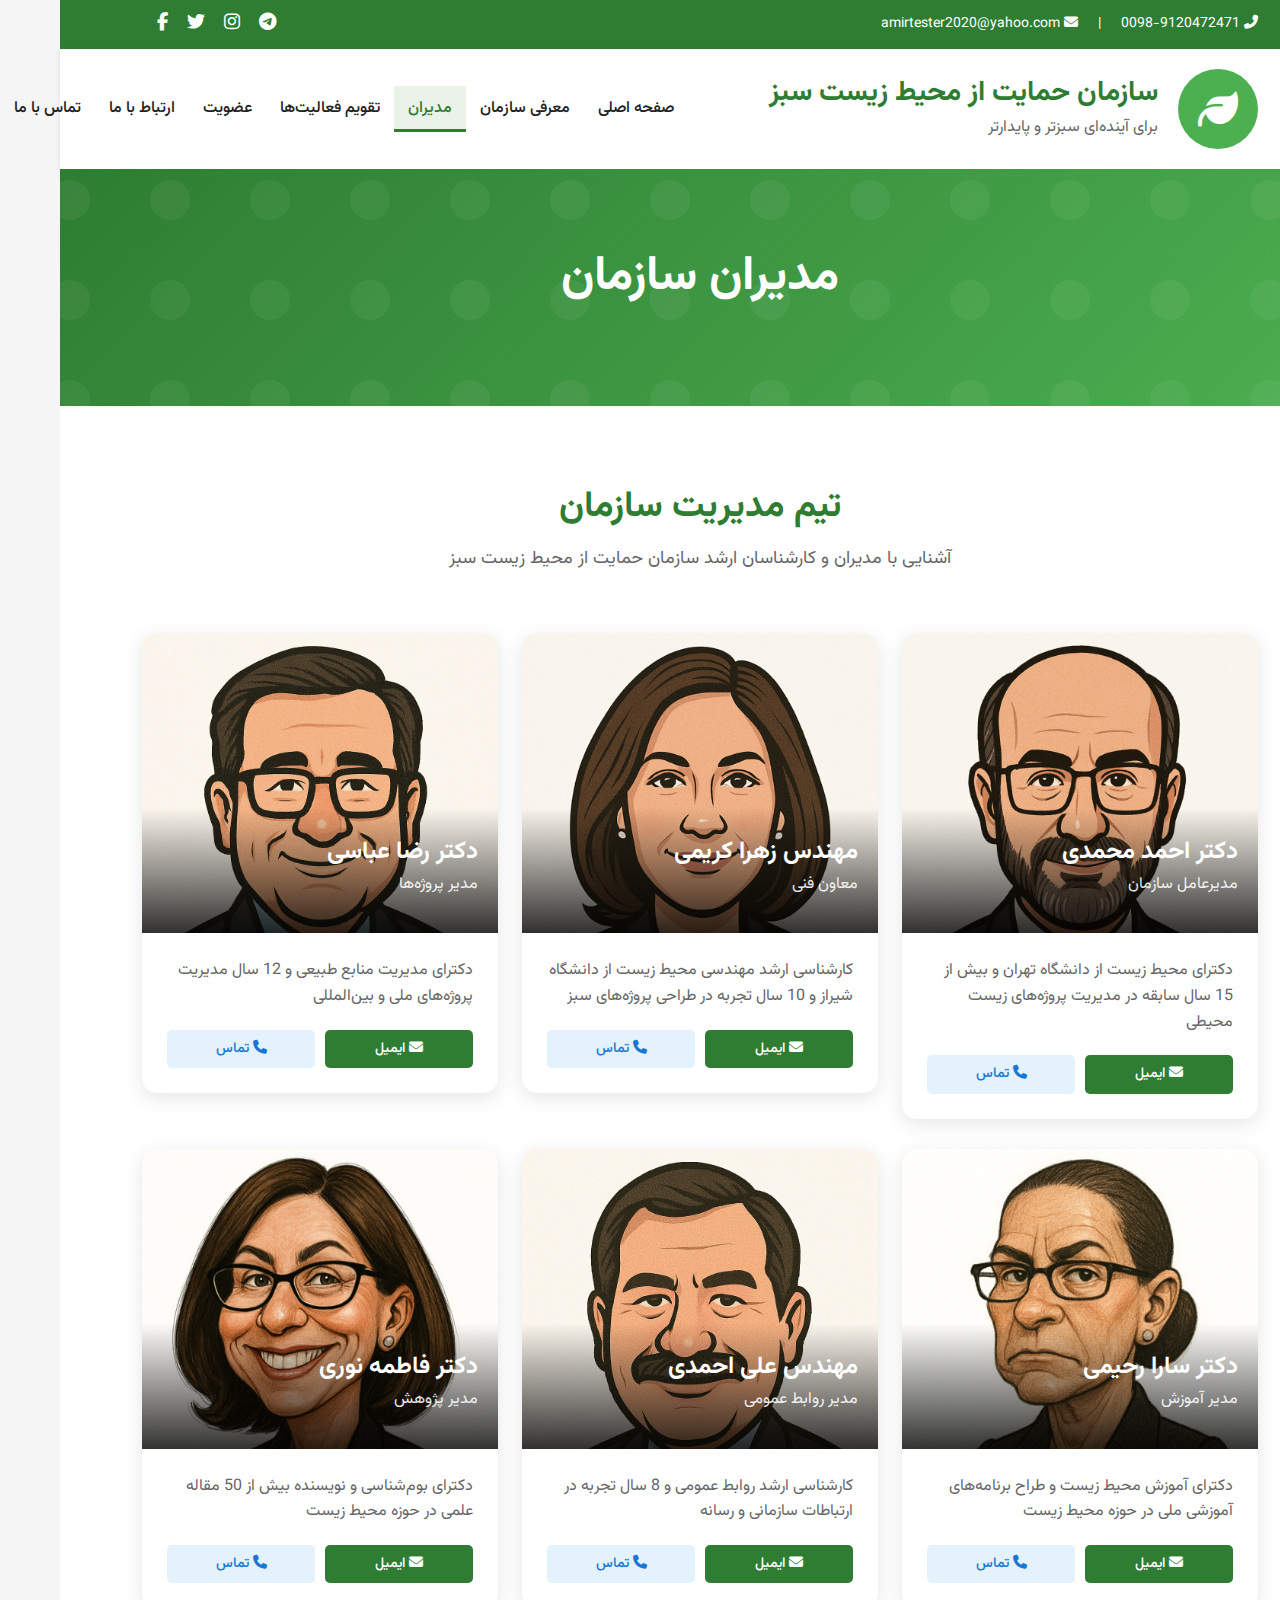
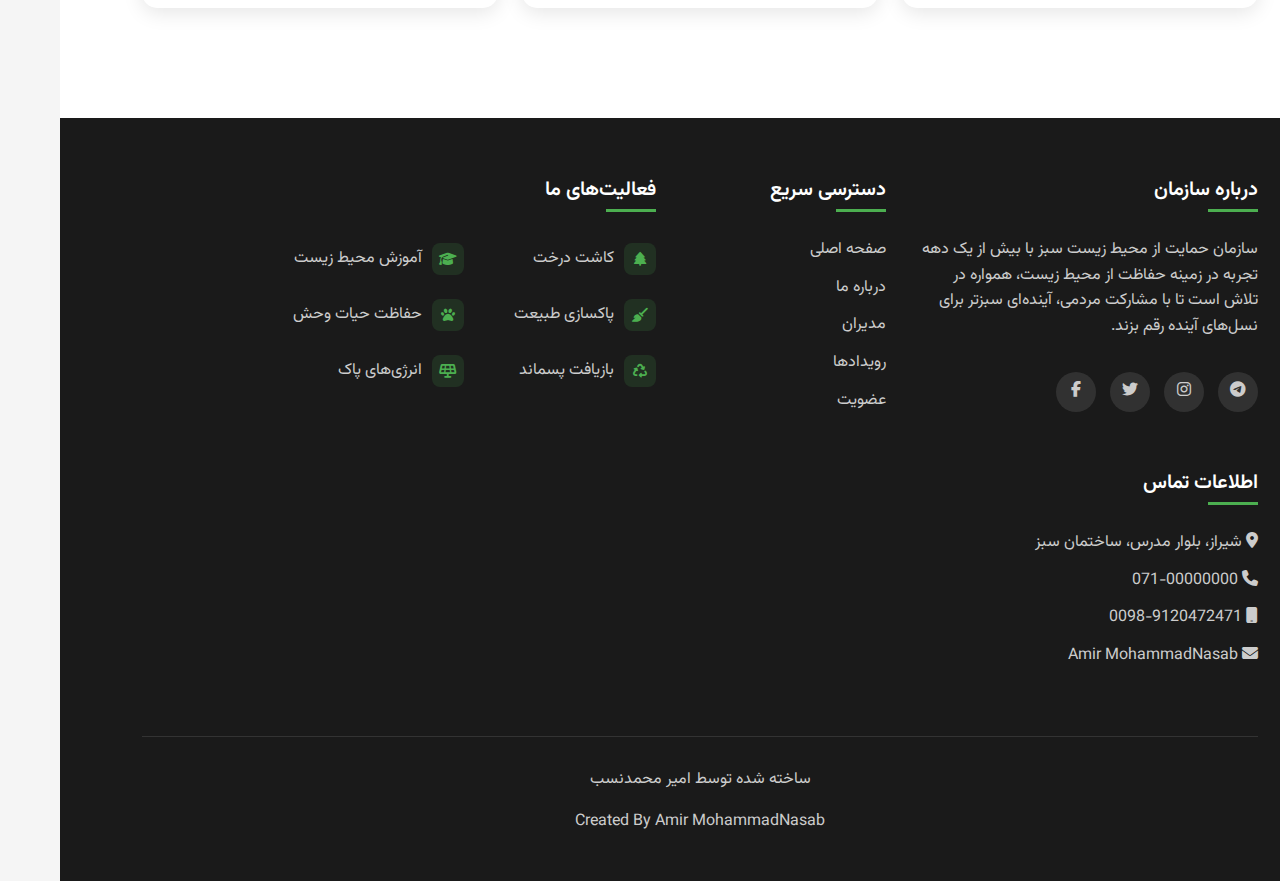
<file: managers.html>
<!DOCTYPE html>
<html lang="fa" dir="rtl">
    <!-- Page Transition -->
<div class="page-transition" id="pageTransition">
    <div class="loader">
        <div class="leaf"></div>
    </div>
</div>
<head>
    <meta charset="UTF-8">
    <meta name="viewport" content="width=device-width, initial-scale=1.0">
    <title>مدیران سازمان - سازمان حمایت از محیط زیست سبز</title>
    <link href="https://cdn.jsdelivr.net/npm/bootstrap@5.3.0/dist/css/bootstrap.min.css" rel="stylesheet">
    <link rel="stylesheet" href="https://cdnjs.cloudflare.com/ajax/libs/font-awesome/6.4.0/css/all.min.css">
    <link rel="stylesheet" href="./assets/styles/managers.css">
</head>
<body>
    <!-- Top Header -->
    <div class="top-header">
        <div class="container">
            <div class="row align-items-center">
                <div class="col-md-6">
                    <div class="contact-info">
                        <i class="fas fa-phone-alt"></i> 0098-9120472471
                        <span class="mx-3">|</span>
                        <i class="fas fa-envelope"></i> amirtester2020@yahoo.com
                    </div>
                </div>
                <div class="col-md-6 text-start">
                    <div class="social-links">
                        <a href="#"><i class="fab fa-telegram"></i></a>
                        <a href="#"><i class="fab fa-instagram"></i></a>
                        <a href="#"><i class="fab fa-twitter"></i></a>
                        <a href="#"><i class="fab fa-facebook-f"></i></a>
                    </div>
                </div>
            </div>
        </div>
    </div>
    
    <!-- Main Header -->
    <header class="main-header">
        <div class="container">
            <div class="row align-items-center">
                <div class="col-md-6">
                    <div class="logo-section">
                        <div class="logo">
                            <i class="fas fa-leaf"></i>
                        </div>
                        <div class="org-name">
                            <h1>سازمان حمایت از محیط زیست سبز</h1>
                            <p>برای آینده‌ای سبزتر و پایدارتر</p>
                        </div>
                    </div>
                </div>
                <div class="col-md-6">
                    <nav class="navbar navbar-expand-lg">
                        <button class="navbar-toggler" type="button" data-bs-toggle="collapse" data-bs-target="#mainNav">
                            <span class="navbar-toggler-icon"></span>
                        </button>
                        <div class="collapse navbar-collapse" id="mainNav">
                            <ul class="navbar-nav nav-rtl">
                                <li class="nav-item">
                                    <a class="nav-link" href="index.html">صفحه اصلی</a>
                                </li>
                                <li class="nav-item">
                                    <a class="nav-link" href="about.html">معرفی سازمان</a>
                                </li>
                                <li class="nav-item">
                                    <a class="nav-link active" href="managers.html">مدیران</a>
                                </li>
                                <li class="nav-item">
                                    <a class="nav-link" href="calendar.html">تقویم فعالیت‌ها</a>
                                </li>
                                <li class="nav-item">
                                    <a class="nav-link" href="membership.html">عضویت</a>
                                </li>
                                <li class="nav-item">
                                    <a class="nav-link" href="contact.html">ارتباط با ما</a>
                                </li>
                                <li class="nav-item">
                                    <a class="nav-link" href="location.html">تماس با ما</a>
                                </li>
                            </ul>
                        </div>
                    </nav>
                </div>
            </div>
        </div>
    </header>
    
    <!-- Page Header -->
    <section class="page-header">
        <div class="container">
            <h1>مدیران سازمان</h1>
        </div>
    </section>
    
    <!-- Managers Section -->
    <section class="managers-section">
        <div class="container">
            <div class="section-title">
                <h2>تیم مدیریت سازمان</h2>
                <p>آشنایی با مدیران و کارشناسان ارشد سازمان حمایت از محیط زیست سبز</p>
            </div>
            
            <div class="row">
                <!-- Manager 1 -->
                <div class="col-lg-4 col-md-6">
                    <div class="manager-card" onclick="showManagerDetails(1)">
                        <div class="manager-image">
                            <img src="./assets/images/managers/1.png"  alt="دکتر احمد محمدی">
                            <div class="manager-overlay">
                                <h3 class="manager-name">دکتر احمد محمدی</h3>
                                <p class="manager-position">مدیرعامل سازمان</p>
                            </div>
                        </div>
                        <div class="manager-info">
                            <p> دکترای محیط زیست از دانشگاه تهران و بیش از 15 سال سابقه در مدیریت پروژه‌های زیست محیطی</p>
                            <div class="contact-buttons">
                                <a href="mailto:a.mohammadi@greenngo.ir" class="contact-btn email-btn">
                                    <i class="fas fa-envelope"></i> ایمیل
                                </a>
                                <a href="tel:09121234567" class="contact-btn phone-btn">
                                    <i class="fas fa-phone"></i> تماس
                                </a>
                            </div>
                        </div>
                    </div>
                </div>
                
                <!-- Manager 2 -->
                <div class="col-lg-4 col-md-6">
                    <div class="manager-card" onclick="showManagerDetails(2)">
                        <div class="manager-image">
                            <img src="./assets/images/managers/2.png" alt="مهندس زهرا کریمی">
                            <div class="manager-overlay">
                                <h3 class="manager-name">مهندس زهرا کریمی</h3>
                                <p class="manager-position">معاون فنی</p>
                            </div>
                        </div>
                        <div class="manager-info">
                            <p>کارشناسی ارشد مهندسی محیط زیست از دانشگاه شیراز و 10 سال تجربه در طراحی پروژه‌های سبز</p>
                            <div class="contact-buttons">
                                <a href="mailto:z.karimi@greenngo.ir" class="contact-btn email-btn">
                                    <i class="fas fa-envelope"></i> ایمیل
                                </a>
                                <a href="tel:09132345678" class="contact-btn phone-btn">
                                    <i class="fas fa-phone"></i> تماس
                                </a>
                            </div>
                        </div>
                    </div>
                </div>
                
                <!-- Manager 3 -->
                <div class="col-lg-4 col-md-6">
                    <div class="manager-card" onclick="showManagerDetails(3)">
                        <div class="manager-image">
                            <img src="./assets/images/managers/3.png" alt="دکتر رضا عباسی">
                            <div class="manager-overlay">
                                <h3 class="manager-name">دکتر رضا عباسی</h3>
                                <p class="manager-position">مدیر پروژه‌ها</p>
                            </div>
                        </div>
                        <div class="manager-info">
                            <p>دکترای مدیریت منابع طبیعی و 12 سال مدیریت پروژه‌های ملی و بین‌المللی</p>
                            <div class="contact-buttons">
                                <a href="mailto:r.abbasi@greenngo.ir" class="contact-btn email-btn">
                                    <i class="fas fa-envelope"></i> ایمیل
                                </a>
                                <a href="tel:09143456789" class="contact-btn phone-btn">
                                    <i class="fas fa-phone"></i> تماس
                                </a>
                            </div>
                        </div>
                    </div>
                </div>
                
                <!-- Manager 4 -->
                <div class="col-lg-4 col-md-6">
                    <div class="manager-card" onclick="showManagerDetails(4)">
                        <div class="manager-image">
                            <img src="./assets/images/managers/4.png" alt="دکتر سارا رحیمی">
                            <div class="manager-overlay">
                                <h3 class="manager-name">دکتر سارا رحیمی</h3>
                                <p class="manager-position">مدیر آموزش</p>
                            </div>
                        </div>
                        <div class="manager-info">
                            <p>دکترای آموزش محیط زیست و طراح برنامه‌های آموزشی ملی در حوزه محیط زیست</p>
                            <div class="contact-buttons">
                                <a href="mailto:s.rahimi@greenngo.ir" class="contact-btn email-btn">
                                    <i class="fas fa-envelope"></i> ایمیل
                                </a>
                                <a href="tel:09154567890" class="contact-btn phone-btn">
                                    <i class="fas fa-phone"></i> تماس
                                </a>
                            </div>
                        </div>
                    </div>
                </div>
                
                <!-- Manager 5 -->
                <div class="col-lg-4 col-md-6">
                    <div class="manager-card" onclick="showManagerDetails(5)">
                        <div class="manager-image">
                            <img src="./assets/images/managers/5.png" alt="مهندس علی احمدی">
                            <div class="manager-overlay">
                                <h3 class="manager-name">مهندس علی احمدی</h3>
                                <p class="manager-position">مدیر روابط عمومی</p>
                            </div>
                        </div>
                        <div class="manager-info">
                            <p>کارشناسی ارشد روابط عمومی و 8 سال تجربه در ارتباطات سازمانی و رسانه</p>
                            <div class="contact-buttons">
                                <a href="mailto:a.ahmadi@greenngo.ir" class="contact-btn email-btn">
                                    <i class="fas fa-envelope"></i> ایمیل
                                </a>
                                <a href="tel:09165678901" class="contact-btn phone-btn">
                                    <i class="fas fa-phone"></i> تماس
                                </a>
                            </div>
                        </div>
                    </div>
                </div>
                
                <!-- Manager 6 -->
                <div class="col-lg-4 col-md-6">
                    <div class="manager-card" onclick="showManagerDetails(6)">
                        <div class="manager-image">
                            <img src="./assets/images/managers/6.png" alt="دکتر فاطمه نوری">
                            <div class="manager-overlay">
                                <h3 class="manager-name">دکتر فاطمه نوری</h3>
                                <p class="manager-position">مدیر پژوهش</p>
                            </div>
                        </div>
                        <div class="manager-info">
                            <p>دکترای بوم‌شناسی و نویسنده بیش از 50 مقاله علمی در حوزه محیط زیست</p>
                            <div class="contact-buttons">
                                <a href="mailto:f.nouri@greenngo.ir" class="contact-btn email-btn">
                                    <i class="fas fa-envelope"></i> ایمیل
                                </a>
                                <a href="tel:09176789012" class="contact-btn phone-btn">
                                    <i class="fas fa-phone"></i> تماس
                                </a>
                            </div>
                        </div>
                    </div>
                </div>
            </div>
        </div>
    </section>
    
    <!-- Manager Details Modal -->
    <div class="modal fade" id="managerModal" tabindex="-1" aria-labelledby="managerModalLabel" aria-hidden="true">
        <div class="modal-dialog modal-lg">
            <div class="modal-content">
                <div class="modal-header">
                    <h5 class="modal-title" id="managerModalLabel"></h5>
                    <button type="button" class="btn-close" data-bs-dismiss="modal" aria-label="Close"></button>
                </div>
                <div class="modal-body" id="managerDetailsContent">
                    <!-- Dynamic content will be loaded here -->
                </div>
            </div>
        </div>
    </div>
    
    <footer>
        <div class="container">
            <div class="footer-content">
                <!-- About Section -->
                <div class="footer-about">
                    <div class="footer-widget">
                        <h4>درباره سازمان</h4>
                        <p>سازمان حمایت از محیط زیست سبز با بیش از یک دهه تجربه در زمینه حفاظت از محیط زیست، همواره در تلاش است تا با مشارکت مردمی، آینده‌ای سبزتر برای نسل‌های آینده رقم بزند.</p>
                        <div class="footer-social mt-3">
                            <a href="#"><i class="fab fa-telegram"></i></a>
                            <a href="#"><i class="fab fa-instagram"></i></a>
                            <a href="#"><i class="fab fa-twitter"></i></a>
                            <a href="#"><i class="fab fa-facebook-f"></i></a>
                        </div>
                    </div>
                </div>
                
                <!-- Quick Links -->
                <div class="footer-links">
                    <div class="footer-widget">
                        <h4>دسترسی سریع</h4>
                        <ul>
                            <li><a href="index.html">صفحه اصلی</a></li>
                            <li><a href="about.html">درباره ما</a></li>
                            <li><a href="managers.html">مدیران</a></li>
                            <li><a href="calendar.html">رویدادها</a></li>
                            <li><a href="membership.html">عضویت</a></li>
                        </ul>
                    </div>
                </div>
                
                <!-- Activities -->
                <div class="footer-activities">
                    <h4>فعالیت‌های ما</h4>
                    <div class="activities-list">
                        <div class="activity-item">
                            <div class="activity-icon">
                                <i class="fas fa-tree"></i>
                            </div>
                            <span>کاشت درخت</span>
                        </div>
                        <div class="activity-item">
                            <div class="activity-icon">
                                <i class="fas fa-graduation-cap"></i>
                            </div>
                            <span>آموزش محیط زیست</span>
                        </div>
                        <div class="activity-item">
                            <div class="activity-icon">
                                <i class="fas fa-broom"></i>
                            </div>
                            <span>پاکسازی طبیعت</span>
                        </div>
                        <div class="activity-item">
                            <div class="activity-icon">
                                <i class="fas fa-paw"></i>
                            </div>
                            <span>حفاظت حیات وحش</span>
                        </div>
                        <div class="activity-item">
                            <div class="activity-icon">
                                <i class="fas fa-recycle"></i>
                            </div>
                            <span>بازیافت پسماند</span>
                        </div>
                        <div class="activity-item">
                            <div class="activity-icon">
                                <i class="fas fa-solar-panel"></i>
                            </div>
                            <span>انرژی‌های پاک</span>
                        </div>
                    </div>
                </div>
                
                <!-- Contact Info -->
                <div class="footer-contact">
                    <div class="footer-widget">
                        <h4>اطلاعات تماس</h4>
                        <ul>
                            <li><i class="fas fa-map-marker-alt"></i> شیراز، بلوار مدرس، ساختمان سبز</li>
                            <li><i class="fas fa-phone"></i> 071-00000000</li>
                            <li><i class="fas fa-mobile"></i> 0098-9120472471</li>
                            <li><i class="fas fa-envelope"></i> Amir MohammadNasab</li>                        </ul>
                    </div>
                </div>
            </div>
            
            <div class="footer-bottom">
                <p>ساخته شده توسط امیر محمدنسب</p>
                <p>Created By Amir MohammadNasab</p>
            </div>
        </div>
    </footer>
    
    <!-- Scripts -->
    <script src="https://cdn.jsdelivr.net/npm/bootstrap@5.3.0/dist/js/bootstrap.bundle.min.js"></script>
    <script src="./assets/scripts/pageSwitch.js"></script>
    <script src="./assets/scripts/managerDetails.js"></script>
    
</body>
</html>
</file>
<file: assets/styles/about.css>
@import url('https://fonts.googleapis.com/css2?family=Vazirmatn:wght@300;400;500;700&display=swap');
        
        :root {
            --primary-color: #2E7D32;
            --secondary-color: #4CAF50;
            --accent-color: #81C784;
            --text-color: #212121;
            --light-bg: #F5F5F5;
            --white: #FFFFFF;
        }
        
        * {
            margin: 0;
            padding: 0;
            box-sizing: border-box;
        }
        
        body {
            font-family: 'Vazirmatn', sans-serif;
            background-color: var(--light-bg);
            color: var(--text-color);
            line-height: 1.6;
        }
        
        /* Header Styles - Same as index */
        .top-header {
            background-color: var(--primary-color);
            color: var(--white);
            padding: 10px 0;
        }
        
        .top-header .contact-info {
            font-size: 14px;
        }
        
        .top-header .social-links a {
            color: var(--white);
            margin-left: 15px;
            font-size: 18px;
            transition: opacity 0.3s;
        }
        
        .top-header .social-links a:hover {
            opacity: 0.8;
        }
        
        .main-header {
            background-color: var(--white);
            box-shadow: 0 2px 5px rgba(0,0,0,0.1);
            padding: 20px 0;
        }
        
        .logo-section {
            display: flex;
            align-items: center;
        }
        
        .logo {
            width: 80px;
            height: 80px;
            background-color: var(--secondary-color);
            border-radius: 50%;
            display: flex;
            align-items: center;
            justify-content: center;
            margin-left: 20px;
        }
        
        .logo i {
            font-size: 40px;
            color: var(--white);
        }
        
        .org-name h1 {
            font-size: 28px;
            font-weight: 700;
            color: var(--primary-color);
            margin-bottom: 5px;
        }
        
        .org-name p {
            color: #666;
            margin: 0;
        }
        
        .navbar {
            background-color: var(--white) !important;
            padding: 0;
        }
        
        .navbar-nav .nav-link {
            color: var(--text-color) !important;
            font-weight: 500;
            transition: all 0.3s;
            position: relative;
            padding: 10px 14px !important;
            text-align: right;
            font-size: 16px;
            white-space: nowrap;
        }

        .nav-rtl {
            direction: rtl;
            display: flex;
            justify-content: flex-end;
            width: 100%;
            gap: 0;
        }
        
        .navbar-nav .nav-link:hover,
        .navbar-nav .nav-link.active {
            color: var(--primary-color) !important;
            background-color: rgba(46, 125, 50, 0.1);
        }
        
        .navbar-nav .nav-link::after {
            content: '';
            position: absolute;
            bottom: 0;
            right: 0;
            width: 0;
            height: 3px;
            background-color: var(--primary-color);
            transition: width 0.3s;
        }
        
        .navbar-nav .nav-link:hover::after,
        .navbar-nav .nav-link.active::after {
            width: 100%;
        }
        
        /* Page Header */
        .page-header {
            background: linear-gradient(135deg, var(--primary-color) 0%, var(--secondary-color) 100%);
            color: var(--white);
            padding: 80px 0;
            text-align: center;
            position: relative;
            overflow: hidden;
        }
        
        .page-header::before {
            content: '';
            position: absolute;
            top: -50%;
            right: -50%;
            width: 200%;
            height: 200%;
            background: url("data:image/svg+xml,%3Csvg width='100' height='100' xmlns='http://www.w3.org/2000/svg'%3E%3Cpath d='M50 30c11 0 20 9 20 20s-9 20-20 20-20-9-20-20 9-20 20-20z' fill='%23fff' opacity='0.05'/%3E%3C/svg%3E");
            animation: float 20s linear infinite;
        }
        
        @keyframes float {
            0% { transform: translate(0, 0) rotate(0deg); }
            100% { transform: translate(-100px, -100px) rotate(360deg); }
        }
        
        .page-header h1 {
            font-size: 48px;
            font-weight: 700;
            margin-bottom: 20px;
            position: relative;
            z-index: 1;
        }
        
        .breadcrumb {
            background: transparent;
            margin: 0;
            padding: 0;
            justify-content: center;
            position: relative;
            z-index: 1;
        }
        
        .breadcrumb-item {
            color: var(--white);
        }
        
        .breadcrumb-item a {
            color: var(--white);
            text-decoration: none;
            opacity: 0.8;
        }
        
        .breadcrumb-item a:hover {
            opacity: 1;
        }
        
        .breadcrumb-item.active {
            opacity: 1;
        }
        
        /* About Content */
        .about-intro {
            padding: 80px 0;
            background-color: var(--white);
        }
        
        .about-intro h2 {
            font-size: 36px;
            font-weight: 700;
            color: var(--primary-color);
            margin-bottom: 30px;
        }
        
        .about-intro p {
            font-size: 18px;
            line-height: 1.8;
            color: #555;
            margin-bottom: 20px;
        }
        
        .about-image {
            border-radius: 10px;
            overflow: hidden;
            box-shadow: 0 10px 30px rgba(0,0,0,0.1);
        }
        
        .about-image img {
            width: 100%;
            height: auto;
            transition: transform 0.5s;
        }
        
        .about-image:hover img {
            transform: scale(1.05);
        }
        
        /* Stats Section */
        .stats-section {
            background: linear-gradient(135deg, var(--primary-color) 0%, var(--secondary-color) 100%);
            padding: 80px 0;
            color: var(--white);
        }
        
        .stat-box {
            text-align: center;
            padding: 30px;
            background-color: rgba(255,255,255,0.1);
            border-radius: 10px;
            backdrop-filter: blur(10px);
            transition: all 0.3s;
            margin-bottom: 30px;
        }
        
        .stat-box:hover {
            background-color: rgba(255,255,255,0.2);
            transform: translateY(-5px);
        }
        
        .stat-icon {
            font-size: 48px;
            margin-bottom: 20px;
        }
        
        .stat-number {
            font-size: 48px;
            font-weight: 700;
            margin-bottom: 10px;
            display: block;
        }
        
        .stat-label {
            font-size: 20px;
            opacity: 0.9;
        }
        
        /* History Timeline */
        .history-section {
            padding: 80px 0;
            background-color: var(--light-bg);
        }
        
        .section-title {
            text-align: center;
            margin-bottom: 60px;
        }
        
        .section-title h2 {
            font-size: 36px;
            font-weight: 700;
            color: var(--primary-color);
            margin-bottom: 15px;
        }
        
        .timeline {
            position: relative;
            padding: 20px 0;
        }
        
        .timeline::before {
            content: '';
            position: absolute;
            top: 0;
            right: 50%;
            width: 2px;
            height: 100%;
            background-color: var(--primary-color);
        }
        
        .timeline-item {
            margin-bottom: 50px;
            position: relative;
        }
        
        .timeline-item::before {
            content: '';
            position: absolute;
            top: 0;
            right: calc(50% - 10px);
            width: 20px;
            height: 20px;
            background-color: var(--white);
            border: 4px solid var(--primary-color);
            border-radius: 50%;
            z-index: 1;
        }
        
        .timeline-content {
            background-color: var(--white);
            padding: 30px;
            border-radius: 10px;
            box-shadow: 0 5px 20px rgba(0,0,0,0.1);
            width: 45%;
        }
        
        .timeline-item:nth-child(odd) .timeline-content {
            margin-right: auto;
            margin-left: 55%;
        }
        
        .timeline-item:nth-child(even) .timeline-content {
            margin-left: auto;
            margin-right: 55%;
        }
        
        .timeline-date {
            background-color: var(--primary-color);
            color: var(--white);
            padding: 5px 15px;
            border-radius: 20px;
            display: inline-block;
            margin-bottom: 15px;
        }
        
        /* Mission & Vision */
        .mission-vision {
            padding: 80px 0;
            background-color: var(--white);
        }
        
        .mission-box, .vision-box {
            padding: 40px;
            border-radius: 10px;
            height: 100%;
            transition: all 0.3s;
        }
        
        .mission-box {
            background-color: #E8F5E9;
            border: 2px solid var(--secondary-color);
        }
        
        .vision-box {
            background-color: #E3F2FD;
            border: 2px solid #2196F3;
        }
        
        .mission-box:hover, .vision-box:hover {
            transform: translateY(-5px);
            box-shadow: 0 10px 30px rgba(0,0,0,0.1);
        }
        
        .mission-box h3, .vision-box h3 {
            font-size: 28px;
            font-weight: 700;
            margin-bottom: 20px;
        }
        
        .mission-box h3 {
            color: var(--primary-color);
        }
        
        .vision-box h3 {
            color: #1976D2;
        }
        
        /* Team Preview */
        .team-preview {
            padding: 80px 0;
            background-color: var(--light-bg);
        }
        
        .team-member {
            text-align: center;
            margin-bottom: 30px;
        }

        .team-member:hover {
            transform: translateY(-10px);
        }

        .team-member .member-image {
            position: relative;
            overflow: hidden;
        }

        .team-member .member-image::before {
            content: '';
            position: absolute;
            top: 0;
            left: -100%;
            width: 100%;
            height: 100%;
            background: linear-gradient(90deg, transparent, rgba(255,255,255,0.4), transparent);
            transition: left 0.5s;
        }
        
        .team-member:hover .member-image::before {
            left: 100%;
        }

        .team-member .member-image img {
            transition: transform 0.5s ease, filter 0.5s ease;
        }
        
        .team-member:hover .member-image img {
            transform: scale(1.1) rotate(3deg);
            filter: brightness(1.1);
        }
        
        .team-member h4 {
            transition: color 0.3s ease;
        }
        
        .team-member:hover h4 {
            color: var(--primary-color);
        }

        .team-member p {
            transition: transform 0.3s ease 0.1s, opacity 0.3s ease 0.1s;
        }
        
        .team-member:hover p {
            transform: translateY(-5px);
            opacity: 0.8;
        }

        @keyframes float {
            0%, 100% { transform: translateY(0px); }
            50% { transform: translateY(-5px); }
        }
        
        .team-member:hover .member-image {
            animation: float 2s ease-in-out infinite;
        }
        
        /* Add shadow effect */
        .team-member {
            position: relative;
        }
        
        .team-member::after {
            content: '';
            position: absolute;
            bottom: -10px;
            left: 50%;
            transform: translateX(-50%);
            width: 80%;
            height: 10px;
            background: radial-gradient(ellipse at center, rgba(0,0,0,0.2) 0%, transparent 70%);
            opacity: 0;
            transition: opacity 0.3s ease, transform 0.3s ease;
        }
        
        .team-member:hover::after {
            opacity: 1;
            transform: translateX(-50%) scale(1.2);
        }
        
        .member-image {
            width: 150px;
            height: 150px;
            margin: 0 auto 20px;
            overflow: hidden;
            border-radius: 50%;
            border: 5px solid var(--white);
            box-shadow: 0 5px 20px rgba(0,0,0,0.1);
        }
        
        .member-image img {
            width: 100%;
            height: 100%;
            object-fit: cover;
        }
        
        .team-member h4 {
            font-size: 20px;
            font-weight: 600;
            color: var(--text-color);
            margin-bottom: 5px;
        }
        
        .team-member p {
            color: #666;
        }
        
        /* Footer Styles */
footer {
    background-color: #1a1a1a;
    color: #ccc;
    padding: 60px 0 30px;
}

.footer-widget ul {
    list-style: none;
    padding: 0;
}

.footer-widget ul li {
    margin-bottom: 12px;
}

.footer-widget ul li a {
    color: #ccc;
    text-decoration: none;
    transition: all 0.3s;
}

.footer-widget ul li a:hover {
    color: var(--secondary-color);
    padding-right: 5px;
}

.footer-content {
    display: flex;
    flex-wrap: wrap;
    gap: 30px;
    margin-bottom: 40px;
}

.footer-about {
    flex: 1;
    min-width: 300px;
}

.footer-links {
    flex: 0.5;
    min-width: 200px;
}

.footer-activities {
    flex: 1.5;
    min-width: 350px;
    border-radius: 15px;
}

.footer-contact {
    flex: 1;
    min-width: 280px;
}

.footer-widget h4,
.footer-activities h4 {
    color: var(--white);
    font-size: 20px;
    margin-bottom: 25px;
    font-weight: 600;
    position: relative;
    padding-bottom: 10px;
}

.footer-widget h4::after,
.footer-activities h4::after {
    content: '';
    position: absolute;
    bottom: 0;
    right: 0;
    width: 50px;
    height: 3px;
    background-color: var(--secondary-color);
}

.activities-list {
    width: 200px;
    display: grid;
    grid-template-columns: repeat(2, 1fr);
    gap: 12px;
}

.activity-item {
    width: 180px;
    display: flex;
    align-items: center;
    color: #ccc;
    padding: 6px 0;
    transition: all 0.3s ease;
}

.activity-icon {
    width: 32px;
    height: 32px;
    background-color: rgba(76, 175, 80, 0.15);
    border-radius: 8px;
    display: flex;
    align-items: center;
    justify-content: center;
    margin-left: 10px;
    transition: all 0.3s ease;
}

.activity-item:hover {
    color: var(--white);
    transform: translateX(-3px);
}

.activity-item:hover .activity-icon {
    background-color: var(--secondary-color);
}

.activity-icon i {
    color: var(--secondary-color);
    font-size: 14px;
}

.activity-item:hover .activity-icon i {
    color: var(--white);
}

.activity-item span {
    font-size: 16px;
}

.footer-widget,
.footer-activities {
    display: flex;
    flex-direction: column;
    height: 100%;
}

.footer-widget ul,
.activities-list {
    flex: 1;
}

.footer-social a {
    display: inline-block;
    width: 40px;
    height: 40px;
    background-color: rgba(255,255,255,0.1);
    color: #ccc;
    text-align: center;
    line-height: 40px;
    border-radius: 50%;
    margin-left: 10px;
    transition: all 0.3s;
}

.footer-social a:hover {
    background-color: var(--primary-color);
    color: var(--white);
}

.footer-bottom {
    border-top: 1px solid #333;
    margin-top: 40px;
    padding-top: 30px;
    text-align: center;
}

@media (max-width: 992px) {
    .footer-content {
        display: grid;
        grid-template-columns: 1fr 1fr;
        gap: 30px;
    }
    
    .footer-about,
    .footer-activities {
        grid-column: span 2;
    }
}

@media (max-width: 576px) {
    .footer-content {
        grid-template-columns: 1fr;
    }
    
    .footer-about,
    .footer-activities {
        grid-column: span 1;
    }
    
    .activities-list {
        grid-template-columns: 1fr;
    }
}
        
        /* Responsive */
        @media (max-width: 768px) {
            .timeline::before {
                right: 30px;
            }
            
            .timeline-item::before {
                right: 20px;
            }
            
            .timeline-content {
                width: calc(100% - 60px);
            }
            
            .timeline-item:nth-child(odd) .timeline-content,
            .timeline-item:nth-child(even) .timeline-content {
                margin-right: 60px;
                margin-left: 0;
            }
        }

        /* Page Transition Animations */
.page-transition {
    position: fixed;
    top: 0;
    left: 0;
    width: 100%;
    height: 100%;
    background: linear-gradient(135deg, #2E7D32 0%, #4CAF50 100%);
    z-index: 10000;
    opacity: 0;
    pointer-events: none;
    transition: opacity 0.5s ease;
}

.page-transition.active {
    opacity: 1;
    pointer-events: all;
}

.page-transition .loader {
    position: absolute;
    top: 50%;
    left: 50%;
    transform: translate(-50%, -50%);
}

.page-transition .loader .leaf {
    width: 60px;
    height: 60px;
    background-color: white;
    mask: url("data:image/svg+xml,%3Csvg xmlns='http://www.w3.org/2000/svg' viewBox='0 0 24 24' fill='currentColor'%3E%3Cpath d='M17,8C8,10 5.9,16.17 3.82,21.34L5.71,22L6.66,19.7C7.14,19.87 7.64,20 8,20C19,20 22,3 22,3C21,5 14,5.25 9,6.25C4,7.25 2,11.5 2,13.5C2,15.5 3.75,17.25 3.75,17.25C7,8 17,8 17,8Z'/%3E%3C/svg%3E") center/contain no-repeat;
    animation: leafRotate 1s ease-in-out infinite;
}

@keyframes leafRotate {
    0%, 100% { transform: rotate(0deg) scale(1); }
    50% { transform: rotate(180deg) scale(1.1); }
}

/* Fade in animation for body content */
body {
    animation: pageLoad 0.8s ease-out;
}

@keyframes pageLoad {
    from {
        opacity: 0;
        transform: translateY(20px);
    }
    to {
        opacity: 1;
        transform: translateY(0);
    }
}
</file>
<file: assets/styles/calendar.css>
@import url('https://fonts.googleapis.com/css2?family=Vazirmatn:wght@300;400;500;700&display=swap');
        
        :root {
            --primary-color: #2E7D32;
            --secondary-color: #4CAF50;
            --accent-color: #81C784;
            --text-color: #212121;
            --light-bg: #F5F5F5;
            --white: #FFFFFF;
        }
        
        * {
            margin: 0;
            padding: 0;
            box-sizing: border-box;
        }
        
        body {
            font-family: 'Vazirmatn', sans-serif;
            background-color: var(--light-bg);
            color: var(--text-color);
            line-height: 1.6;
        }
        
        /* Header Styles - Same as other pages */
        .top-header {
            background-color: var(--primary-color);
            color: var(--white);
            padding: 10px 0;
        }
        
        .top-header .contact-info {
            font-size: 14px;
        }
        
        .top-header .social-links a {
            color: var(--white);
            margin-left: 15px;
            font-size: 18px;
            transition: opacity 0.3s;
        }
        
        .top-header .social-links a:hover {
            opacity: 0.8;
        }
        
        .main-header {
            background-color: var(--white);
            box-shadow: 0 2px 5px rgba(0,0,0,0.1);
            padding: 20px 0;
        }
        
        .logo-section {
            display: flex;
            align-items: center;
        }
        
        .logo {
            width: 80px;
            height: 80px;
            background-color: var(--secondary-color);
            border-radius: 50%;
            display: flex;
            align-items: center;
            justify-content: center;
            margin-left: 20px;
        }
        
        .logo i {
            font-size: 40px;
            color: var(--white);
        }
        
        .org-name h1 {
            font-size: 28px;
            font-weight: 700;
            color: var(--primary-color);
            margin-bottom: 5px;
        }
        
        .org-name p {
            color: #666;
            margin: 0;
        }
        
        .navbar {
            background-color: var(--white) !important;
            padding: 0;
        }
        
        .navbar-nav .nav-link {
            color: var(--text-color) !important;
            font-weight: 500;
            transition: all 0.3s;
            position: relative;
            padding: 10px 14px !important;
            text-align: right;
            font-size: 16px;
            white-space: nowrap;
        }

        .nav-rtl {
            direction: rtl;
            display: flex;
            justify-content: flex-end;
            width: 100%;
            gap: 0;
        }
        
        .navbar-nav .nav-link:hover,
        .navbar-nav .nav-link.active {
            color: var(--primary-color) !important;
            background-color: rgba(46, 125, 50, 0.1);
        }
        
        .navbar-nav .nav-link::after {
            content: '';
            position: absolute;
            bottom: 0;
            right: 0;
            width: 0;
            height: 3px;
            background-color: var(--primary-color);
            transition: width 0.3s;
        }
        
        .navbar-nav .nav-link:hover::after,
        .navbar-nav .nav-link.active::after {
            width: 100%;
        }
        
        /* Page Header */
        .page-header {
            background: linear-gradient(135deg, var(--primary-color) 0%, var(--secondary-color) 100%);
            color: var(--white);
            padding: 80px 0;
            text-align: center;
            position: relative;
            overflow: hidden;
        }
        
        .page-header::before {
            content: '';
            position: absolute;
            top: -50%;
            right: -50%;
            width: 200%;
            height: 200%;
            background: url("data:image/svg+xml,%3Csvg width='100' height='100' xmlns='http://www.w3.org/2000/svg'%3E%3Cpath d='M50 30c11 0 20 9 20 20s-9 20-20 20-20-9-20-20 9-20 20-20z' fill='%23fff' opacity='0.05'/%3E%3C/svg%3E");
            animation: float 20s linear infinite;
        }
        
        @keyframes float {
            0% { transform: translate(0, 0) rotate(0deg); }
            100% { transform: translate(-100px, -100px) rotate(360deg); }
        }
        
        .page-header h1 {
            font-size: 48px;
            font-weight: 700;
            margin-bottom: 20px;
            position: relative;
            z-index: 1;
        }
        
        .breadcrumb {
            background: transparent;
            margin: 0;
            padding: 0;
            justify-content: center;
            position: relative;
            z-index: 1;
        }
        
        .breadcrumb-item {
            color: var(--white);
        }
        
        .breadcrumb-item a {
            color: var(--white);
            text-decoration: none;
            opacity: 0.8;
        }
        
        .breadcrumb-item a:hover {
            opacity: 1;
        }
        
        .breadcrumb-item.active {
            opacity: 1;
        }
        
        /* Calendar Section */
        .calendar-section {
            padding: 80px 0;
            background-color: var(--white);
        }
        
        .calendar-tabs {
            margin-bottom: 40px;
            display: flex;
            justify-content: center;
            gap: 20px;
        }
        
        .tab-btn {
            padding: 12px 30px;
            border: 2px solid var(--primary-color);
            background-color: var(--white);
            color: var(--primary-color);
            border-radius: 30px;
            font-weight: 500;
            cursor: pointer;
            transition: all 0.3s;
        }
        
        .tab-btn.active {
            background-color: var(--primary-color);
            color: var(--white);
        }
        
        .tab-btn:hover {
            background-color: var(--primary-color);
            color: var(--white);
        }
        
        /* Event Cards */
        .event-card {
            background-color: var(--white);
            border-radius: 15px;
            padding: 25px;
            margin-bottom: 20px;
            box-shadow: 0 5px 15px rgba(0,0,0,0.08);
            transition: all 0.3s;
            cursor: pointer;
            border-right: 5px solid var(--primary-color);
        }
        
        .event-card:hover {
            transform: translateX(-10px);
            box-shadow: 0 10px 30px rgba(0,0,0,0.15);
        }
        
        .event-card.past-event {
            opacity: 0.7;
            border-right-color: #9E9E9E;
        }
        
        .event-header {
            display: flex;
            justify-content: space-between;
            align-items: start;
            margin-bottom: 15px;
        }
        
        .event-title {
            font-size: 22px;
            font-weight: 600;
            color: var(--text-color);
            margin-bottom: 5px;
        }
        
        .event-type {
            display: inline-block;
            padding: 5px 15px;
            border-radius: 20px;
            font-size: 12px;
            font-weight: 500;
            margin-top: 5px;
        }
        
        .type-workshop {
            background-color: #E3F2FD;
            color: #1976D2;
        }
        
        .type-campaign {
            background-color: #E8F5E9;
            color: var(--primary-color);
        }
        
        .type-conference {
            background-color: #FFF3E0;
            color: #F57C00;
        }
        
        .type-training {
            background-color: #F3E5F5;
            color: #7B1FA2;
        }
        
        .event-date {
            display: flex;
            flex-direction: column;
            align-items: center;
            background-color: var(--light-bg);
            padding: 10px 15px;
            border-radius: 10px;
            min-width: 80px;
        }
        
        .event-day {
            font-size: 24px;
            font-weight: 700;
            color: var(--primary-color);
            line-height: 1;
        }
        
        .event-month {
            font-size: 14px;
            color: #666;
        }
        
        .event-info {
            display: flex;
            gap: 20px;
            color: #666;
            font-size: 14px;
        }
        
        .event-info i {
            color: var(--primary-color);
            margin-left: 5px;
        }
        
        /* Event Modal */
        .modal-content {
            border-radius: 15px;
            overflow: hidden;
        }
        
        .event-modal-header {
            background: linear-gradient(135deg, var(--primary-color) 0%, var(--secondary-color) 100%);
            color: var(--white);
            padding: 30px;
        }
        
        .modal-event-title {
            font-size: 28px;
            font-weight: 700;
            margin-bottom: 10px;
        }
        
        .modal-body {
            padding: 30px;
        }
        
        .event-details {
            margin-bottom: 30px;
        }
        
        .detail-item {
            display: flex;
            align-items: center;
            margin-bottom: 15px;
            padding: 15px;
            background-color: var(--light-bg);
            border-radius: 10px;
        }
        
        .detail-icon {
            width: 40px;
            height: 40px;
            background-color: var(--primary-color);
            color: var(--white);
            display: flex;
            align-items: center;
            justify-content: center;
            border-radius: 50%;
            margin-left: 15px;
        }
        
        .detail-content h6 {
            font-size: 14px;
            color: #666;
            margin-bottom: 5px;
        }
        
        .detail-content p {
            font-size: 16px;
            font-weight: 500;
            color: var(--text-color);
            margin: 0;
        }
        
        .event-description {
            line-height: 1.8;
            color: #555;
            margin-bottom: 20px;
        }
        
        .reserve-btn {
            background-color: var(--primary-color);
            color: var(--white);
            padding: 12px 40px;
            border: none;
            border-radius: 30px;
            font-size: 16px;
            font-weight: 500;
            transition: all 0.3s;
            display: inline-block;
        }
        
        .reserve-btn:hover {
            background-color: #1B5E20;
            transform: translateY(-2px);
            box-shadow: 0 5px 15px rgba(0,0,0,0.2);
        }
        
        .reserve-btn:disabled {
            background-color: #BDBDBD;
            cursor: not-allowed;
        }
        
        /* Filter Section */
        .filter-section {
            background-color: var(--light-bg);
            padding: 30px;
            border-radius: 15px;
            margin-bottom: 40px;
        }
        
        .filter-title {
            font-size: 18px;
            font-weight: 600;
            margin-bottom: 20px;
            color: var(--text-color);
        }
        
        .filter-options {
            display: flex;
            gap: 15px;
            flex-wrap: wrap;
        }
        
        .filter-checkbox {
            display: flex;
            align-items: center;
            gap: 8px;
        }
        
        .filter-checkbox input[type="checkbox"] {
            width: 18px;
            height: 18px;
            accent-color: var(--primary-color);
        }
        
        .filter-checkbox label {
            font-size: 14px;
            color: #666;
            cursor: pointer;
        }
        
        /* Empty State */
        .empty-state {
            text-align: center;
            padding: 60px 20px;
        }
        
        .empty-state i {
            font-size: 80px;
            color: #E0E0E0;
            margin-bottom: 20px;
        }
        
        .empty-state h3 {
            font-size: 24px;
            color: #666;
            margin-bottom: 10px;
        }
        
        .empty-state p {
            color: #999;
        }
        
        /* Footer Styles */
footer {
    background-color: #1a1a1a;
    color: #ccc;
    padding: 60px 0 30px;
}

.footer-widget ul {
    list-style: none;
    padding: 0;
}

.footer-widget ul li {
    margin-bottom: 12px;
}

.footer-widget ul li a {
    color: #ccc;
    text-decoration: none;
    transition: all 0.3s;
}

.footer-widget ul li a:hover {
    color: var(--secondary-color);
    padding-right: 5px;
}

.footer-content {
    display: flex;
    flex-wrap: wrap;
    gap: 30px;
    margin-bottom: 40px;
}

.footer-about {
    flex: 1;
    min-width: 300px;
}

.footer-links {
    flex: 0.5;
    min-width: 200px;
}

.footer-activities {
    flex: 1.5;
    min-width: 350px;
    border-radius: 15px;
}

.footer-contact {
    flex: 1;
    min-width: 280px;
}

.footer-widget h4,
.footer-activities h4 {
    color: var(--white);
    font-size: 20px;
    margin-bottom: 25px;
    font-weight: 600;
    position: relative;
    padding-bottom: 10px;
}

.footer-widget h4::after,
.footer-activities h4::after {
    content: '';
    position: absolute;
    bottom: 0;
    right: 0;
    width: 50px;
    height: 3px;
    background-color: var(--secondary-color);
}

.activities-list {
    width: 200px;
    display: grid;
    grid-template-columns: repeat(2, 1fr);
    gap: 12px;
}

.activity-item {
    width: 180px;
    display: flex;
    align-items: center;
    color: #ccc;
    padding: 6px 0;
    transition: all 0.3s ease;
}

.activity-icon {
    width: 32px;
    height: 32px;
    background-color: rgba(76, 175, 80, 0.15);
    border-radius: 8px;
    display: flex;
    align-items: center;
    justify-content: center;
    margin-left: 10px;
    transition: all 0.3s ease;
}

.activity-item:hover {
    color: var(--white);
    transform: translateX(-3px);
}

.activity-item:hover .activity-icon {
    background-color: var(--secondary-color);
}

.activity-icon i {
    color: var(--secondary-color);
    font-size: 14px;
}

.activity-item:hover .activity-icon i {
    color: var(--white);
}

.activity-item span {
    font-size: 16px;
}

.footer-widget,
.footer-activities {
    display: flex;
    flex-direction: column;
    height: 100%;
}

.footer-widget ul,
.activities-list {
    flex: 1;
}

.footer-social a {
    display: inline-block;
    width: 40px;
    height: 40px;
    background-color: rgba(255,255,255,0.1);
    color: #ccc;
    text-align: center;
    line-height: 40px;
    border-radius: 50%;
    margin-left: 10px;
    transition: all 0.3s;
}

.footer-social a:hover {
    background-color: var(--primary-color);
    color: var(--white);
}

.footer-bottom {
    border-top: 1px solid #333;
    margin-top: 40px;
    padding-top: 30px;
    text-align: center;
}

@media (max-width: 992px) {
    .footer-content {
        display: grid;
        grid-template-columns: 1fr 1fr;
        gap: 30px;
    }
    
    .footer-about,
    .footer-activities {
        grid-column: span 2;
    }
}

@media (max-width: 576px) {
    .footer-content {
        grid-template-columns: 1fr;
    }
    
    .footer-about,
    .footer-activities {
        grid-column: span 1;
    }
    
    .activities-list {
        grid-template-columns: 1fr;
    }
}
        
        /* Responsive */
        @media (max-width: 768px) {
            .calendar-tabs {
                flex-direction: column;
                align-items: center;
            }
            
            .tab-btn {
                width: 200px;
            }
            
            .event-header {
                flex-direction: column;
                gap: 15px;
            }
            
            .event-info {
                flex-direction: column;
                gap: 10px;
            }
        }

        /* Page Transition Animations */
.page-transition {
    position: fixed;
    top: 0;
    left: 0;
    width: 100%;
    height: 100%;
    background: linear-gradient(135deg, #2E7D32 0%, #4CAF50 100%);
    z-index: 10000;
    opacity: 0;
    pointer-events: none;
    transition: opacity 0.5s ease;
}

.page-transition.active {
    opacity: 1;
    pointer-events: all;
}

.page-transition .loader {
    position: absolute;
    top: 50%;
    left: 50%;
    transform: translate(-50%, -50%);
}

.page-transition .loader .leaf {
    width: 60px;
    height: 60px;
    background-color: white;
    mask: url("data:image/svg+xml,%3Csvg xmlns='http://www.w3.org/2000/svg' viewBox='0 0 24 24' fill='currentColor'%3E%3Cpath d='M17,8C8,10 5.9,16.17 3.82,21.34L5.71,22L6.66,19.7C7.14,19.87 7.64,20 8,20C19,20 22,3 22,3C21,5 14,5.25 9,6.25C4,7.25 2,11.5 2,13.5C2,15.5 3.75,17.25 3.75,17.25C7,8 17,8 17,8Z'/%3E%3C/svg%3E") center/contain no-repeat;
    animation: leafRotate 1s ease-in-out infinite;
}

@keyframes leafRotate {
    0%, 100% { transform: rotate(0deg) scale(1); }
    50% { transform: rotate(180deg) scale(1.1); }
}

/* Fade in animation for body content */
body {
    animation: pageLoad 0.8s ease-out;
}

@keyframes pageLoad {
    from {
        opacity: 0;
        transform: translateY(20px);
    }
    to {
        opacity: 1;
        transform: translateY(0);
    }
}
</file>
<file: assets/styles/contact.css>
@import url('https://fonts.googleapis.com/css2?family=Vazirmatn:wght@300;400;500;700&display=swap');
        
        :root {
            --primary-color: #2E7D32;
            --secondary-color: #4CAF50;
            --accent-color: #81C784;
            --text-color: #212121;
            --light-bg: #F5F5F5;
            --white: #FFFFFF;
        }
        
        * {
            margin: 0;
            padding: 0;
            box-sizing: border-box;
        }
        
        body {
            font-family: 'Vazirmatn', sans-serif;
            background-color: var(--light-bg);
            color: var(--text-color);
            line-height: 1.6;
        }
        
        /* Header Styles - Same as other pages */
        .top-header {
            background-color: var(--primary-color);
            color: var(--white);
            padding: 10px 0;
        }
        
        .top-header .contact-info {
            font-size: 14px;
        }
        
        .top-header .social-links a {
            color: var(--white);
            margin-left: 15px;
            font-size: 18px;
            transition: opacity 0.3s;
        }
        
        .top-header .social-links a:hover {
            opacity: 0.8;
        }
        
        .main-header {
            background-color: var(--white);
            box-shadow: 0 2px 5px rgba(0,0,0,0.1);
            padding: 20px 0;
        }
        
        .logo-section {
            display: flex;
            align-items: center;
        }
        
        .logo {
            width: 80px;
            height: 80px;
            background-color: var(--secondary-color);
            border-radius: 50%;
            display: flex;
            align-items: center;
            justify-content: center;
            margin-left: 20px;
        }
        
        .logo i {
            font-size: 40px;
            color: var(--white);
        }
        
        .org-name h1 {
            font-size: 28px;
            font-weight: 700;
            color: var(--primary-color);
            margin-bottom: 5px;
        }
        
        .org-name p {
            color: #666;
            margin: 0;
        }
        
        .navbar {
            background-color: var(--white) !important;
            padding: 0;
        }
        
        .navbar-nav .nav-link {
            color: var(--text-color) !important;
            font-weight: 500;
            transition: all 0.3s;
            position: relative;
            padding: 10px 14px !important;
            text-align: right;
            font-size: 16px;
            white-space: nowrap;
        }

        .nav-rtl {
            direction: rtl;
            display: flex;
            justify-content: flex-end;
            width: 100%;
            gap: 0;
        }
        
        .navbar-nav .nav-link:hover,
        .navbar-nav .nav-link.active {
            color: var(--primary-color) !important;
            background-color: rgba(46, 125, 50, 0.1);
        }
        
        .navbar-nav .nav-link::after {
            content: '';
            position: absolute;
            bottom: 0;
            right: 0;
            width: 0;
            height: 3px;
            background-color: var(--primary-color);
            transition: width 0.3s;
        }
        
        .navbar-nav .nav-link:hover::after,
        .navbar-nav .nav-link.active::after {
            width: 100%;
        }
        
        /* Page Header */
        .page-header {
            background: linear-gradient(135deg, var(--primary-color) 0%, var(--secondary-color) 100%);
            color: var(--white);
            padding: 80px 0;
            text-align: center;
            position: relative;
            overflow: hidden;
        }
        
        .page-header::before {
            content: '';
            position: absolute;
            top: -50%;
            right: -50%;
            width: 200%;
            height: 200%;
            background: url("data:image/svg+xml,%3Csvg width='100' height='100' xmlns='http://www.w3.org/2000/svg'%3E%3Cpath d='M50 30c11 0 20 9 20 20s-9 20-20 20-20-9-20-20 9-20 20-20z' fill='%23fff' opacity='0.05'/%3E%3C/svg%3E");
            animation: float 20s linear infinite;
        }
        
        @keyframes float {
            0% { transform: translate(0, 0) rotate(0deg); }
            100% { transform: translate(-100px, -100px) rotate(360deg); }
        }
        
        .page-header h1 {
            font-size: 48px;
            font-weight: 700;
            margin-bottom: 20px;
            position: relative;
            z-index: 1;
        }
        
        .breadcrumb {
            background: transparent;
            margin: 0;
            padding: 0;
            justify-content: center;
            position: relative;
            z-index: 1;
        }
        
        .breadcrumb-item {
            color: var(--white);
        }
        
        .breadcrumb-item a {
            color: var(--white);
            text-decoration: none;
            opacity: 0.8;
        }
        
        .breadcrumb-item a:hover {
            opacity: 1;
        }
        
        .breadcrumb-item.active {
            opacity: 1;
        }
        
        /* Contact Section */
        .contact-section {
            padding: 80px 0;
            background-color: var(--white);
        }
        
        .section-title {
            text-align: center;
            margin-bottom: 60px;
        }
        
        .section-title h2 {
            font-size: 36px;
            font-weight: 700;
            color: var(--primary-color);
            margin-bottom: 15px;
        }
        
        .section-title p {
            color: #666;
            font-size: 18px;
        }
        
        /* Contact Form */
        .contact-form-container {
            background-color: var(--white);
            border-radius: 20px;
            padding: 50px;
            box-shadow: 0 10px 40px rgba(0,0,0,0.1);
        }
        
        .form-label {
            font-weight: 500;
            color: var(--text-color);
            margin-bottom: 8px;
        }
        
        .form-control, .form-select {
            border: 2px solid #E0E0E0;
            border-radius: 10px;
            padding: 12px 32px;
            transition: all 0.3s;
        }
        
        .form-control:focus, .form-select:focus {
            border-color: var(--primary-color);
            box-shadow: 0 0 0 0.2rem rgba(46, 125, 50, 0.1);
        }
        
        textarea.form-control {
            resize: vertical;
            min-height: 150px;
        }
        
        .category-select {
            margin-bottom: 30px;
        }
        
        .category-icon {
            width: 60px;
            height: 60px;
            background-color: rgba(46, 125, 50, 0.1);
            color: var(--primary-color);
            border-radius: 50%;
            display: flex;
            align-items: center;
            justify-content: center;
            margin: 0 auto 20px;
            font-size: 24px;
            transition: all 0.3s;
        }
        
        .category-select:hover .category-icon {
            background-color: var(--primary-color);
            color: var(--white);
            transform: scale(1.1);
        }
        
        .submit-btn {
            background-color: var(--primary-color);
            color: var(--white);
            padding: 14px 50px;
            border: none;
            border-radius: 30px;
            font-size: 16px;
            font-weight: 500;
            transition: all 0.3s;
            display: inline-block;
        }
        
        .submit-btn:hover {
            background-color: #1B5E20;
            transform: translateY(-2px);
            box-shadow: 0 5px 15px rgba(0,0,0,0.2);
        }
        
        /* Contact Info Cards */
        .contact-info-cards {
            padding: 80px 0;
            background-color: var(--light-bg);
        }
        
        .info-card {
            background-color: var(--white);
            border-radius: 15px;
            padding: 40px 30px;
            text-align: center;
            height: 100%;
            transition: all 0.3s;
            border: 2px solid transparent;
        }
        
        .info-card:hover {
            transform: translateY(-10px);
            box-shadow: 0 15px 40px rgba(0,0,0,0.1);
            border-color: var(--primary-color);
        }
        
        .info-icon {
            width: 70px;
            height: 70px;
            background-color: rgba(46, 125, 50, 0.1);
            color: var(--primary-color);
            border-radius: 50%;
            display: flex;
            align-items: center;
            justify-content: center;
            margin: 0 auto 25px;
            font-size: 30px;
            transition: all 0.3s;
        }
        
        .info-card:hover .info-icon {
            background-color: var(--primary-color);
            color: var(--white);
        }
        
        .info-card h4 {
            font-size: 22px;
            font-weight: 600;
            margin-bottom: 15px;
            color: var(--text-color);
        }
        
        .info-card p {
            color: #666;
            margin-bottom: 10px;
        }
        
        .info-card a {
            color: var(--primary-color);
            text-decoration: none;
            font-weight: 500;
            transition: all 0.3s;
        }
        
        .info-card a:hover {
            color: #1B5E20;
        }
        
        /* FAQ Section */
        .faq-section {
            padding: 80px 0;
            background-color: var(--white);
        }
        
        .accordion-item {
            border: 1px solid #E0E0E0;
            border-radius: 10px !important;
            margin-bottom: 15px;
            overflow: hidden;
        }
        
        .accordion-button {
            background-color: var(--white);
            color: var(--text-color);
            font-weight: 500;
            padding: 20px 30px;
            border: none;
            box-shadow: none !important;
        }
        
        .accordion-button:not(.collapsed) {
            background-color: rgba(46, 125, 50, 0.05);
            color: var(--primary-color);
        }
        
        .accordion-button::after {
            background-image: url("data:image/svg+xml,%3csvg xmlns='http://www.w3.org/2000/svg' viewBox='0 0 16 16' fill='%232E7D32'%3e%3cpath fill-rule='evenodd' d='M1.646 4.646a.5.5 0 0 1 .708 0L8 10.293l5.646-5.647a.5.5 0 0 1 .708.708l-6 6a.5.5 0 0 1-.708 0l-6-6a.5.5 0 0 1 0-.708z'/%3e%3c/svg%3e");
        }
        
        .accordion-body {
            padding: 20px 30px;
            color: #666;
            line-height: 1.8;
        }
        
        /* Success Alert */
        .alert-success-custom {
            background-color: rgba(76, 175, 80, 0.1);
            border: 2px solid var(--secondary-color);
            color: var(--primary-color);
            border-radius: 10px;
            padding: 20px;
            display: none;
            animation: slideInDown 0.5s ease;
        }
        
        @keyframes slideInDown {
            from {
                opacity: 0;
                transform: translateY(-20px);
            }
            to {
                opacity: 1;
                transform: translateY(0);
            }
        }
        
        /* Footer Styles */
footer {
    background-color: #1a1a1a;
    color: #ccc;
    padding: 60px 0 30px;
}

.footer-widget ul {
    list-style: none;
    padding: 0;
}

.footer-widget ul li {
    margin-bottom: 12px;
}

.footer-widget ul li a {
    color: #ccc;
    text-decoration: none;
    transition: all 0.3s;
}

.footer-widget ul li a:hover {
    color: var(--secondary-color);
    padding-right: 5px;
}

.footer-content {
    display: flex;
    flex-wrap: wrap;
    gap: 30px;
    margin-bottom: 40px;
}

.footer-about {
    flex: 1;
    min-width: 300px;
}

.footer-links {
    flex: 0.5;
    min-width: 200px;
}

.footer-activities {
    flex: 1.5;
    min-width: 350px;
    border-radius: 15px;
}

.footer-contact {
    flex: 1;
    min-width: 280px;
}

.footer-widget h4,
.footer-activities h4 {
    color: var(--white);
    font-size: 20px;
    margin-bottom: 25px;
    font-weight: 600;
    position: relative;
    padding-bottom: 10px;
}

.footer-widget h4::after,
.footer-activities h4::after {
    content: '';
    position: absolute;
    bottom: 0;
    right: 0;
    width: 50px;
    height: 3px;
    background-color: var(--secondary-color);
}

.activities-list {
    width: 200px;
    display: grid;
    grid-template-columns: repeat(2, 1fr);
    gap: 12px;
}

.activity-item {
    width: 180px;
    display: flex;
    align-items: center;
    color: #ccc;
    padding: 6px 0;
    transition: all 0.3s ease;
}

.activity-icon {
    width: 32px;
    height: 32px;
    background-color: rgba(76, 175, 80, 0.15);
    border-radius: 8px;
    display: flex;
    align-items: center;
    justify-content: center;
    margin-left: 10px;
    transition: all 0.3s ease;
}

.activity-item:hover {
    color: var(--white);
    transform: translateX(-3px);
}

.activity-item:hover .activity-icon {
    background-color: var(--secondary-color);
}

.activity-icon i {
    color: var(--secondary-color);
    font-size: 14px;
}

.activity-item:hover .activity-icon i {
    color: var(--white);
}

.activity-item span {
    font-size: 16px;
}

.footer-widget,
.footer-activities {
    display: flex;
    flex-direction: column;
    height: 100%;
}

.footer-widget ul,
.activities-list {
    flex: 1;
}

.footer-social a {
    display: inline-block;
    width: 40px;
    height: 40px;
    background-color: rgba(255,255,255,0.1);
    color: #ccc;
    text-align: center;
    line-height: 40px;
    border-radius: 50%;
    margin-left: 10px;
    transition: all 0.3s;
}

.footer-social a:hover {
    background-color: var(--primary-color);
    color: var(--white);
}

.footer-bottom {
    border-top: 1px solid #333;
    margin-top: 40px;
    padding-top: 30px;
    text-align: center;
}

@media (max-width: 992px) {
    .footer-content {
        display: grid;
        grid-template-columns: 1fr 1fr;
        gap: 30px;
    }
    
    .footer-about,
    .footer-activities {
        grid-column: span 2;
    }
}

@media (max-width: 576px) {
    .footer-content {
        grid-template-columns: 1fr;
    }
    
    .footer-about,
    .footer-activities {
        grid-column: span 1;
    }
    
    .activities-list {
        grid-template-columns: 1fr;
    }
}
        
        /* Responsive */
        @media (max-width: 768px) {
            .contact-form-container {
                padding: 30px 20px;
            }
            
            .info-card {
                margin-bottom: 30px;
            }
        }

        /* Page Transition Animations */
.page-transition {
    position: fixed;
    top: 0;
    left: 0;
    width: 100%;
    height: 100%;
    background: linear-gradient(135deg, #2E7D32 0%, #4CAF50 100%);
    z-index: 10000;
    opacity: 0;
    pointer-events: none;
    transition: opacity 0.5s ease;
}

.page-transition.active {
    opacity: 1;
    pointer-events: all;
}

.page-transition .loader {
    position: absolute;
    top: 50%;
    left: 50%;
    transform: translate(-50%, -50%);
}

.page-transition .loader .leaf {
    width: 60px;
    height: 60px;
    background-color: white;
    mask: url("data:image/svg+xml,%3Csvg xmlns='http://www.w3.org/2000/svg' viewBox='0 0 24 24' fill='currentColor'%3E%3Cpath d='M17,8C8,10 5.9,16.17 3.82,21.34L5.71,22L6.66,19.7C7.14,19.87 7.64,20 8,20C19,20 22,3 22,3C21,5 14,5.25 9,6.25C4,7.25 2,11.5 2,13.5C2,15.5 3.75,17.25 3.75,17.25C7,8 17,8 17,8Z'/%3E%3C/svg%3E") center/contain no-repeat;
    animation: leafRotate 1s ease-in-out infinite;
}

@keyframes leafRotate {
    0%, 100% { transform: rotate(0deg) scale(1); }
    50% { transform: rotate(180deg) scale(1.1); }
}

/* Fade in animation for body content */
body {
    animation: pageLoad 0.8s ease-out;
}

@keyframes pageLoad {
    from {
        opacity: 0;
        transform: translateY(20px);
    }
    to {
        opacity: 1;
        transform: translateY(0);
    }
}
</file>
<file: assets/styles/managers.css>
@import url('https://fonts.googleapis.com/css2?family=Vazirmatn:wght@300;400;500;700&display=swap');
        
        :root {
            --primary-color: #2E7D32;
            --secondary-color: #4CAF50;
            --accent-color: #81C784;
            --text-color: #212121;
            --light-bg: #F5F5F5;
            --white: #FFFFFF;
        }
        
        * {
            margin: 0;
            padding: 0;
            box-sizing: border-box;
        }
        
        body {
            font-family: 'Vazirmatn', sans-serif;
            background-color: var(--light-bg);
            color: var(--text-color);
            line-height: 1.6;
        }
        
        /* Header Styles - Same as other pages */
        .top-header {
            background-color: var(--primary-color);
            color: var(--white);
            padding: 10px 0;
        }
        
        .top-header .contact-info {
            font-size: 14px;
        }
        
        .top-header .social-links a {
            color: var(--white);
            margin-left: 15px;
            font-size: 18px;
            transition: opacity 0.3s;
        }
        
        .top-header .social-links a:hover {
            opacity: 0.8;
        }
        
        .main-header {
            background-color: var(--white);
            box-shadow: 0 2px 5px rgba(0,0,0,0.1);
            padding: 20px 0;
        }
        
        .logo-section {
            display: flex;
            align-items: center;
        }
        
        .logo {
            width: 80px;
            height: 80px;
            background-color: var(--secondary-color);
            border-radius: 50%;
            display: flex;
            align-items: center;
            justify-content: center;
            margin-left: 20px;
        }
        
        .logo i {
            font-size: 40px;
            color: var(--white);
        }
        
        .org-name h1 {
            font-size: 28px;
            font-weight: 700;
            color: var(--primary-color);
            margin-bottom: 5px;
        }
        
        .org-name p {
            color: #666;
            margin: 0;
        }
        
        .navbar {
            background-color: var(--white) !important;
            padding: 0;
        }
        
        .navbar-nav .nav-link {
            color: var(--text-color) !important;
            font-weight: 500;
            transition: all 0.3s;
            position: relative;
            padding: 10px 14px !important;
            text-align: right;
            font-size: 16px;
            white-space: nowrap;
        }

        .nav-rtl {
            direction: rtl;
            display: flex;
            justify-content: flex-end;
            width: 100%;
            gap: 0;
        }
        
        .navbar-nav .nav-link:hover,
        .navbar-nav .nav-link.active {
            color: var(--primary-color) !important;
            background-color: rgba(46, 125, 50, 0.1);
        }
        
        .navbar-nav .nav-link::after {
            content: '';
            position: absolute;
            bottom: 0;
            right: 0;
            width: 0;
            height: 3px;
            background-color: var(--primary-color);
            transition: width 0.3s;
        }
        
        .navbar-nav .nav-link:hover::after,
        .navbar-nav .nav-link.active::after {
            width: 100%;
        }
        
        /* Page Header */
        .page-header {
            background: linear-gradient(135deg, var(--primary-color) 0%, var(--secondary-color) 100%);
            color: var(--white);
            padding: 80px 0;
            text-align: center;
            position: relative;
            overflow: hidden;
        }
        
        .page-header::before {
            content: '';
            position: absolute;
            top: -50%;
            right: -50%;
            width: 200%;
            height: 200%;
            background: url("data:image/svg+xml,%3Csvg width='100' height='100' xmlns='http://www.w3.org/2000/svg'%3E%3Cpath d='M50 30c11 0 20 9 20 20s-9 20-20 20-20-9-20-20 9-20 20-20z' fill='%23fff' opacity='0.05'/%3E%3C/svg%3E");
            animation: float 20s linear infinite;
        }
        
        @keyframes float {
            0% { transform: translate(0, 0) rotate(0deg); }
            100% { transform: translate(-100px, -100px) rotate(360deg); }
        }
        
        .page-header h1 {
            font-size: 48px;
            font-weight: 700;
            margin-bottom: 20px;
            position: relative;
            z-index: 1;
        }
        
        .breadcrumb {
            background: transparent;
            margin: 0;
            padding: 0;
            justify-content: center;
            position: relative;
            z-index: 1;
        }
        
        .breadcrumb-item {
            color: var(--white);
        }
        
        .breadcrumb-item a {
            color: var(--white);
            text-decoration: none;
            opacity: 0.8;
        }
        
        .breadcrumb-item a:hover {
            opacity: 1;
        }
        
        .breadcrumb-item.active {
            opacity: 1;
        }
        
        /* Managers Section */
        .managers-section {
            padding: 80px 0;
            background-color: var(--white);
        }
        
        .section-title {
            text-align: center;
            margin-bottom: 60px;
        }
        
        .section-title h2 {
            font-size: 36px;
            font-weight: 700;
            color: var(--primary-color);
            margin-bottom: 15px;
        }
        
        .section-title p {
            color: #666;
            font-size: 18px;
        }
        
        .manager-card {
            background-color: var(--white);
            border-radius: 15px;
            overflow: hidden;
            box-shadow: 0 5px 20px rgba(0,0,0,0.1);
            transition: all 0.3s;
            cursor: pointer;
            margin-bottom: 30px;
        }
        
        .manager-card:hover {
            transform: translateY(-10px);
            box-shadow: 0 15px 40px rgba(0,0,0,0.15);
        }
        
        .manager-image {
            position: relative;
            overflow: hidden;
            height: 300px;
        }
        
        .manager-image img {
            width: 100%;
            height: 130%;
            object-fit: cover;
            transition: transform 0.5s;
        }
        
        .manager-card:hover .manager-image img {
            transform: scale(1.1);
        }
        
        .manager-overlay {
            position: absolute;
            bottom: 0;
            left: 0;
            right: 0;
            background: linear-gradient(to top, rgba(0,0,0,0.8) 0%, transparent 100%);
            padding: 30px 20px 20px;
            color: var(--white);
        }
        
        .manager-name {
            font-size: 24px;
            font-weight: 700;
            margin-bottom: 5px;
        }
        
        .manager-position {
            font-size: 16px;
            opacity: 0.9;
        }
        
        .manager-info {
            padding: 25px;
        }
        
        .manager-info p {
            color: #666;
            margin-bottom: 20px;
        }
        
        .contact-buttons {
            display: flex;
            gap: 10px;
        }
        
        .contact-btn {
            flex: 1;
            padding: 8px 16px;
            border: none;
            border-radius: 5px;
            font-size: 14px;
            font-weight: 500;
            text-decoration: none;
            text-align: center;
            transition: all 0.3s;
        }
        
        .email-btn {
            background-color: var(--primary-color);
            color: var(--white);
        }
        
        .email-btn:hover {
            background-color: #1B5E20;
            color: var(--white);
        }
        
        .phone-btn {
            background-color: #E3F2FD;
            color: #1976D2;
        }
        
        .phone-btn:hover {
            background-color: #1976D2;
            color: var(--white);
        }
        
        /* Manager Modal */
        .modal-content {
            border-radius: 15px;
            overflow: hidden;
        }
        
        .modal-header {
            background-color: var(--primary-color);
            color: var(--white);
            border: none;
        }
        
        .modal-title {
            font-size: 24px;
            font-weight: 600;
        }
        
        .btn-close {
            filter: brightness(0) invert(1);
        }
        
        .modal-body {
            padding: 30px;
        }
        
        .manager-detail-image {
            width: 200px;
            height: 200px;
            border-radius: 50%;
            overflow: hidden;
            margin: 0 auto 30px;
            border: 5px solid var(--primary-color);
        }
        
        .manager-detail-image img {
            width: 100%;
            height: 100%;
            object-fit: cover;
        }
        
        .detail-section {
            margin-bottom: 30px;
        }
        
        .detail-section h5 {
            font-size: 20px;
            font-weight: 600;
            color: var(--primary-color);
            margin-bottom: 15px;
            display: flex;
            align-items: center;
        }
        
        .detail-section h5 i {
            margin-left: 10px;
            font-size: 18px;
        }
        
        .detail-section p {
            color: #666;
            line-height: 1.8;
        }
        
        .articles-list {
            list-style: none;
            padding: 0;
        }
        
        .articles-list li {
            padding: 15px 20px;
            background-color: var(--light-bg);
            border-radius: 8px;
            margin-bottom: 10px;
            transition: all 0.3s;
        }
        
        .articles-list li:hover {
            background-color: #E8F5E9;
            transform: translateX(-5px);
        }
        
        .articles-list a {
            color: var(--text-color);
            text-decoration: none;
            display: flex;
            justify-content: space-between;
            align-items: center;
        }
        
        .articles-list i {
            color: var(--primary-color);
            transition: transform 0.3s;
        }
        
        .articles-list li:hover i {
            transform: translateX(-5px);
        }
        
        /* Footer Styles */
footer {
    background-color: #1a1a1a;
    color: #ccc;
    padding: 60px 0 30px;
}

.footer-widget ul {
    list-style: none;
    padding: 0;
}

.footer-widget ul li {
    margin-bottom: 12px;
}

.footer-widget ul li a {
    color: #ccc;
    text-decoration: none;
    transition: all 0.3s;
}

.footer-widget ul li a:hover {
    color: var(--secondary-color);
    padding-right: 5px;
}

.footer-content {
    display: flex;
    flex-wrap: wrap;
    gap: 30px;
    margin-bottom: 40px;
}

.footer-about {
    flex: 1;
    min-width: 300px;
}

.footer-links {
    flex: 0.5;
    min-width: 200px;
}

.footer-activities {
    flex: 1.5;
    min-width: 350px;
    border-radius: 15px;
}

.footer-contact {
    flex: 1;
    min-width: 280px;
}

.footer-widget h4,
.footer-activities h4 {
    color: var(--white);
    font-size: 20px;
    margin-bottom: 25px;
    font-weight: 600;
    position: relative;
    padding-bottom: 10px;
}

.footer-widget h4::after,
.footer-activities h4::after {
    content: '';
    position: absolute;
    bottom: 0;
    right: 0;
    width: 50px;
    height: 3px;
    background-color: var(--secondary-color);
}

.activities-list {
    width: 200px;
    display: grid;
    grid-template-columns: repeat(2, 1fr);
    gap: 12px;
}

.activity-item {
    width: 180px;
    display: flex;
    align-items: center;
    color: #ccc;
    padding: 6px 0;
    transition: all 0.3s ease;
}

.activity-icon {
    width: 32px;
    height: 32px;
    background-color: rgba(76, 175, 80, 0.15);
    border-radius: 8px;
    display: flex;
    align-items: center;
    justify-content: center;
    margin-left: 10px;
    transition: all 0.3s ease;
}

.activity-item:hover {
    color: var(--white);
    transform: translateX(-3px);
}

.activity-item:hover .activity-icon {
    background-color: var(--secondary-color);
}

.activity-icon i {
    color: var(--secondary-color);
    font-size: 14px;
}

.activity-item:hover .activity-icon i {
    color: var(--white);
}

.activity-item span {
    font-size: 16px;
}

.footer-widget,
.footer-activities {
    display: flex;
    flex-direction: column;
    height: 100%;
}

.footer-widget ul,
.activities-list {
    flex: 1;
}

.footer-social a {
    display: inline-block;
    width: 40px;
    height: 40px;
    background-color: rgba(255,255,255,0.1);
    color: #ccc;
    text-align: center;
    line-height: 40px;
    border-radius: 50%;
    margin-left: 10px;
    transition: all 0.3s;
}

.footer-social a:hover {
    background-color: var(--primary-color);
    color: var(--white);
}

.footer-bottom {
    border-top: 1px solid #333;
    margin-top: 40px;
    padding-top: 30px;
    text-align: center;
}

@media (max-width: 992px) {
    .footer-content {
        display: grid;
        grid-template-columns: 1fr 1fr;
        gap: 30px;
    }
    
    .footer-about,
    .footer-activities {
        grid-column: span 2;
    }
}

@media (max-width: 576px) {
    .footer-content {
        grid-template-columns: 1fr;
    }
    
    .footer-about,
    .footer-activities {
        grid-column: span 1;
    }
    
    .activities-list {
        grid-template-columns: 1fr;
    }
}
        
        /* Responsive */
        @media (max-width: 768px) {
            .manager-card {
                margin-bottom: 30px;
            }
            
            .modal-body {
                padding: 20px;
            }
            
            .manager-detail-image {
                width: 150px;
                height: 150px;
            }
        }

        /* Page Transition Animations */
.page-transition {
    position: fixed;
    top: 0;
    left: 0;
    width: 100%;
    height: 100%;
    background: linear-gradient(135deg, #2E7D32 0%, #4CAF50 100%);
    z-index: 10000;
    opacity: 0;
    pointer-events: none;
    transition: opacity 0.5s ease;
}

.page-transition.active {
    opacity: 1;
    pointer-events: all;
}

.page-transition .loader {
    position: absolute;
    top: 50%;
    left: 50%;
    transform: translate(-50%, -50%);
}

.page-transition .loader .leaf {
    width: 60px;
    height: 60px;
    background-color: white;
    mask: url("data:image/svg+xml,%3Csvg xmlns='http://www.w3.org/2000/svg' viewBox='0 0 24 24' fill='currentColor'%3E%3Cpath d='M17,8C8,10 5.9,16.17 3.82,21.34L5.71,22L6.66,19.7C7.14,19.87 7.64,20 8,20C19,20 22,3 22,3C21,5 14,5.25 9,6.25C4,7.25 2,11.5 2,13.5C2,15.5 3.75,17.25 3.75,17.25C7,8 17,8 17,8Z'/%3E%3C/svg%3E") center/contain no-repeat;
    animation: leafRotate 1s ease-in-out infinite;
}

@keyframes leafRotate {
    0%, 100% { transform: rotate(0deg) scale(1); }
    50% { transform: rotate(180deg) scale(1.1); }
}

/* Fade in animation for body content */
body {
    animation: pageLoad 0.8s ease-out;
}

@keyframes pageLoad {
    from {
        opacity: 0;
        transform: translateY(20px);
    }
    to {
        opacity: 1;
        transform: translateY(0);
    }
}
</file>
